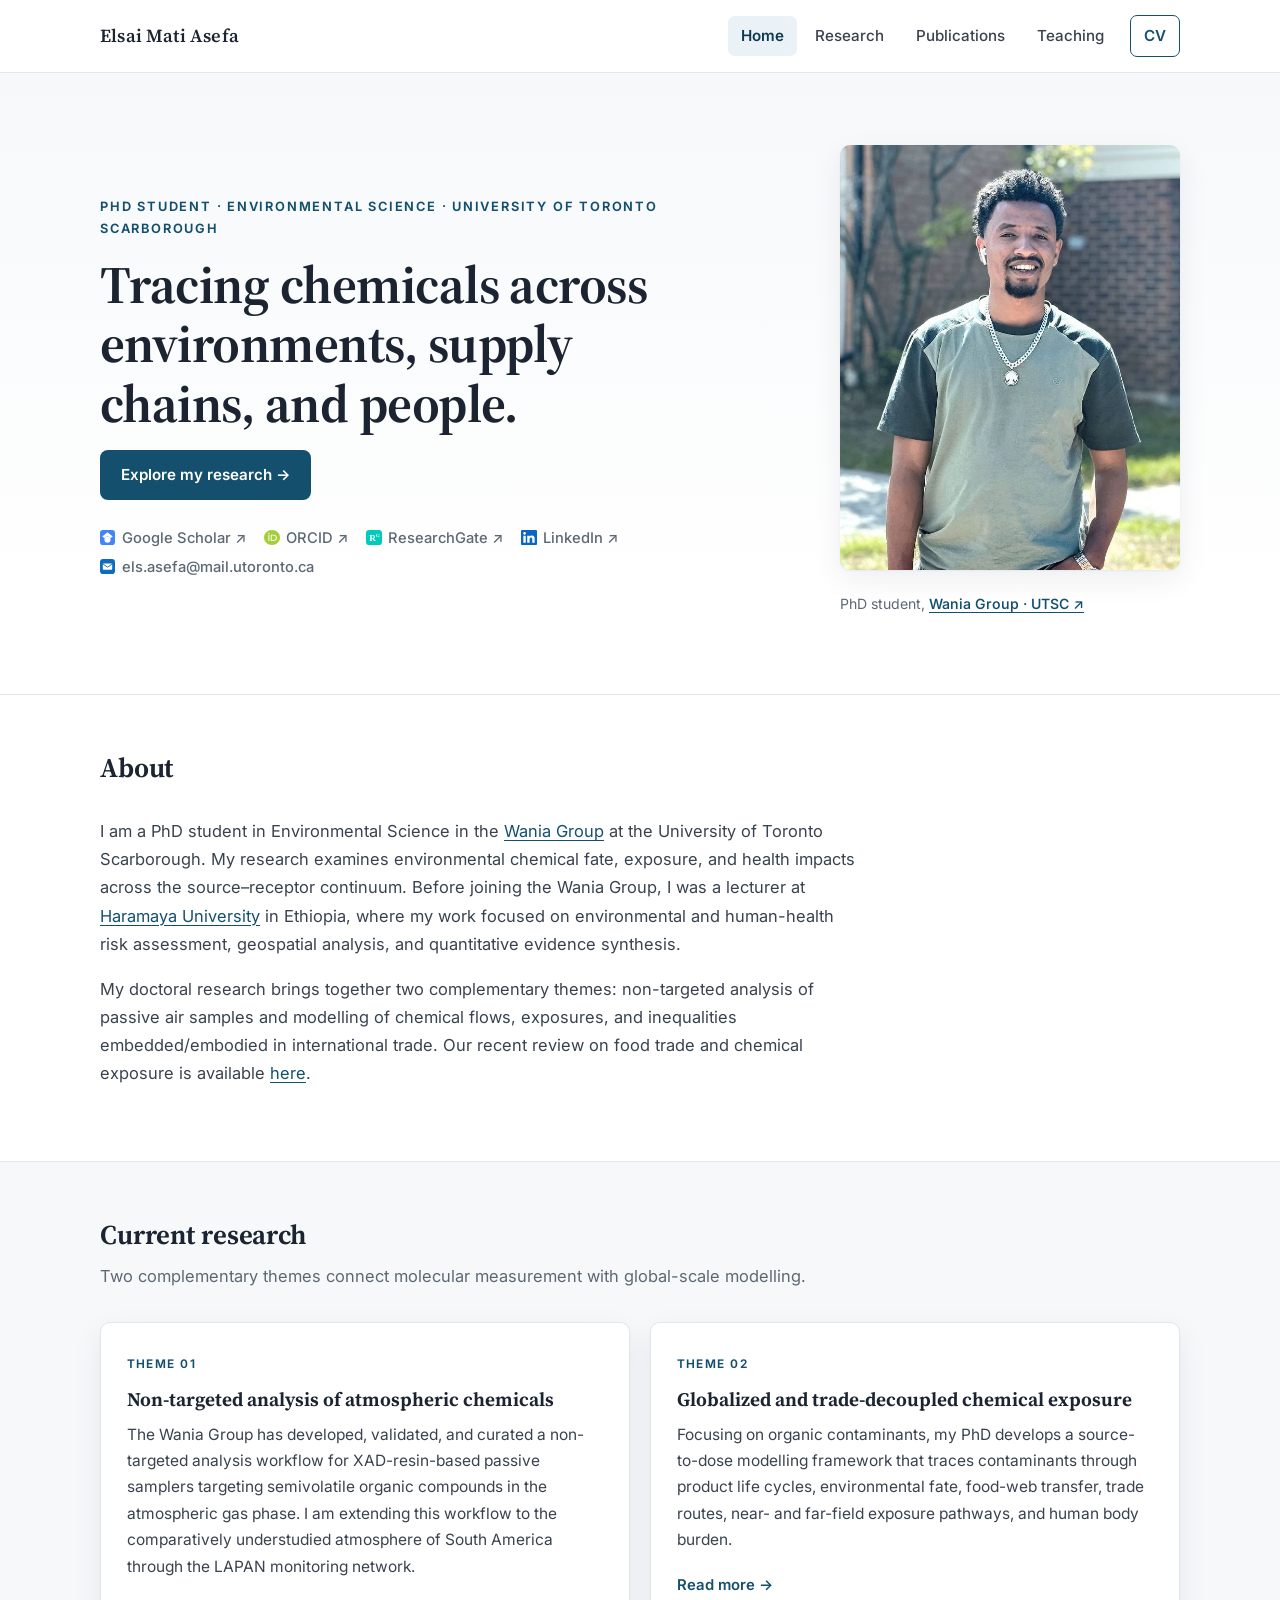
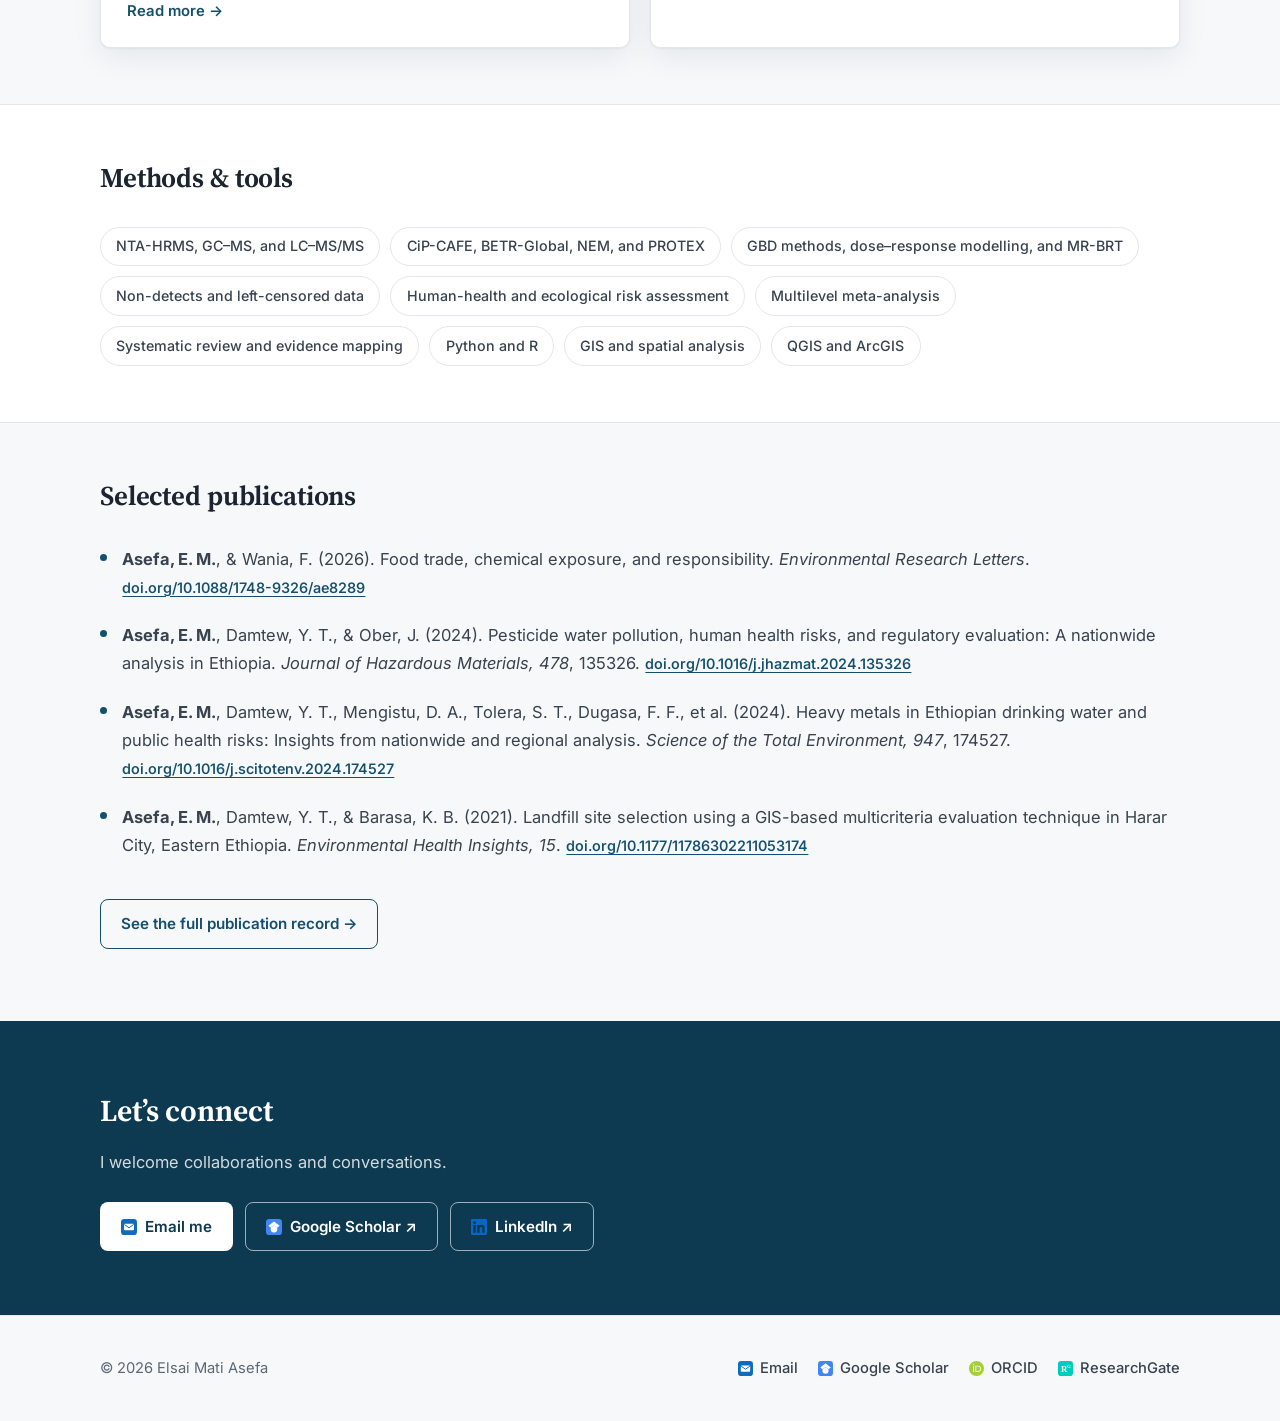
<file: index.html>
<!doctype html>
<html lang="en">
<head>
  <meta charset="utf-8">
  <meta name="viewport" content="width=device-width, initial-scale=1">
  <title>Elsai Mati Asefa | Environmental Science</title>
  <meta name="description" content="PhD student and environmental scientist studying chemical fate, global supply chains, exposure, and public-health risk.">
  <meta name="author" content="Elsai Mati Asefa">
  <meta property="og:title" content="Elsai Mati Asefa">
  <meta property="og:description" content="PhD student and environmental scientist studying chemical fate, global supply chains, exposure, and public-health risk.">
  <meta property="og:type" content="website">
  <meta property="og:image" content="https://aelsai.github.io/assets/portrait_new.jpg">
  <link rel="icon" href="assets/favicon.svg" type="image/svg+xml">
  <link rel="preconnect" href="https://fonts.googleapis.com">
  <link rel="preconnect" href="https://fonts.gstatic.com" crossorigin>
  <link href="https://fonts.googleapis.com/css2?family=Inter:wght@400;500;600;700&family=Source+Serif+4:opsz,wght@8..60,400;8..60,600;8..60,650&display=swap" rel="stylesheet">
  <link rel="stylesheet" href="styles.css">
</head>
<body>
  <a class="skip-link" href="#main">Skip to main content</a>

  <header class="site-header" id="site-header">
    <div class="container nav-shell">
      <a class="brand" href="index.html">Elsai Mati Asefa</a>
      <button class="nav-toggle" aria-label="Toggle navigation" aria-expanded="false" onclick="toggleNav(this)">☰</button>
      <nav class="site-nav" aria-label="Primary navigation">
        <a href="index.html" aria-current="page">Home</a>
        <a href="research.html">Research</a>
        <a href="publications.html">Publications</a>
        <a href="teaching.html">Teaching</a>
        <a class="nav-cv" href="assets/Elsai_Mati_Asefa_CV.pdf" target="_blank" rel="noopener">CV</a>
      </nav>
    </div>
  </header>

  <main id="main">

    <!-- Hero -->
    <section class="hero">
      <div class="container hero-grid">
        <div>
          <p class="eyebrow">PhD Student · Environmental Science · University of Toronto Scarborough</p>
          <h1>Tracing chemicals across environments, supply chains, and people.</h1>
          <div class="hero-actions">
            <a class="btn btn-primary" href="research.html">Explore my research →</a>
          </div>
          <ul class="hero-links">
            <li><a href="https://scholar.google.com/citations?user=Y1YDrd4AAAAJ&amp;hl=en" target="_blank" rel="noopener"><img class="link-icon" src="assets/icons/google-scholar.svg" alt="" aria-hidden="true">Google Scholar ↗</a></li>
            <li><a href="https://orcid.org/0000-0001-7864-8382" target="_blank" rel="noopener"><img class="link-icon" src="assets/icons/orcid.svg" alt="" aria-hidden="true">ORCID ↗</a></li>
            <li><a href="https://www.researchgate.net/profile/Elsai-Mati-Asefa" target="_blank" rel="noopener"><img class="link-icon" src="assets/icons/researchgate.svg" alt="" aria-hidden="true">ResearchGate ↗</a></li>
            <li><a href="https://www.linkedin.com/in/elsai-mati-asefa-94b199252" target="_blank" rel="noopener"><img class="link-icon" src="assets/icons/linkedin.svg" alt="" aria-hidden="true">LinkedIn ↗</a></li>
            <li><a href="mailto:els.asefa@mail.utoronto.ca"><img class="link-icon" src="assets/icons/outlook.svg" alt="" aria-hidden="true">els.asefa@mail.utoronto.ca</a></li>
          </ul>
        </div>
        <div class="portrait-frame">
          <img src="assets/portrait_new.jpg" alt="Portrait of Elsai Mati Asefa">
          <p class="portrait-caption">
            PhD student, <a href="https://www.utsc.utoronto.ca/labs/wania/" target="_blank" rel="noopener">Wania Group · UTSC ↗</a>
          </p>
        </div>
      </div>
    </section>

    <!-- About -->
    <section class="section">
      <div class="container">
        <div class="section-head">
          <h2>About</h2>
        </div>
        <div class="prose">
          <p>
            I am a PhD student in Environmental Science in the
            <a href="https://www.utsc.utoronto.ca/labs/wania/" target="_blank" rel="noopener">Wania Group</a>
            at the University of Toronto Scarborough. My research examines environmental chemical fate,
            exposure, and health impacts across the source–receptor continuum. Before joining the Wania
            Group, I was a lecturer at
            <a href="https://www.haramaya.edu.et" target="_blank" rel="noopener">Haramaya University</a>
            in Ethiopia, where my work focused on environmental and human-health risk assessment,
            geospatial analysis, and quantitative evidence synthesis.
          </p>
          <p>
            My doctoral research brings together two complementary themes: non-targeted analysis of
            passive air samples and modelling of chemical flows, exposures, and inequalities embedded/embodied in
            international trade. Our recent review on food trade and chemical exposure is available
            <a href="https://doi.org/10.1088/1748-9326/ae8289" target="_blank" rel="noopener">here</a>.
          </p>
        </div>
      </div>
    </section>

    <!-- Current research -->
    <section class="section section-tint">
      <div class="container">
        <div class="section-head">
          <h2>Current research</h2>
          <p>Two complementary themes connect molecular measurement with global-scale modelling.</p>
        </div>
        <div class="card-grid">
          <article class="card">
            <span class="card-kicker">Theme 01</span>
            <h3>Non-targeted analysis of atmospheric chemicals</h3>
            <p>
              The Wania Group has developed, validated, and curated a non-targeted analysis workflow for
              XAD-resin-based passive samplers targeting semivolatile organic compounds in the atmospheric
              gas phase. I am extending this workflow to the comparatively understudied atmosphere of
              South America through the LAPAN monitoring network.
            </p>
            <a class="card-link" href="research.html#nta">Read more →</a>
          </article>
          <article class="card">
            <span class="card-kicker">Theme 02</span>
            <h3>Globalized and trade-decoupled chemical exposure</h3>
            <p>
              Focusing on organic contaminants, my PhD develops a source-to-dose modelling framework that
              traces contaminants through product life cycles, environmental fate, food-web transfer,
              trade routes, near- and far-field exposure pathways, and human body burden.
            </p>
            <a class="card-link" href="research.html#trade">Read more →</a>
          </article>
        </div>
      </div>
    </section>

    <!-- Methods -->
    <section class="section">
      <div class="container">
        <div class="section-head">
          <h2>Methods &amp; tools</h2>
        </div>
        <ul class="chip-list">
          <li>NTA-HRMS, GC–MS, and LC–MS/MS</li>
          <li>CiP-CAFE, BETR-Global, NEM, and PROTEX</li>
          <li>GBD methods, dose–response modelling, and MR-BRT</li>
          <li>Non-detects and left-censored data</li>
          <li>Human-health and ecological risk assessment</li>
          <li>Multilevel meta-analysis</li>
          <li>Systematic review and evidence mapping</li>
          <li>Python and R</li>
          <li>GIS and spatial analysis</li>
          <li>QGIS and ArcGIS</li>
        </ul>
      </div>
    </section>

    <!-- Selected publications -->
    <section class="section section-tint">
      <div class="container">
        <div class="section-head">
          <h2>Selected publications</h2>
        </div>
        <ul class="pub-list">
          <li>
            <strong>Asefa, E. M.</strong>, &amp; Wania, F. (2026). Food trade, chemical exposure, and
            responsibility. <span class="pub-venue">Environmental Research Letters</span>.
            <a class="pub-doi" href="https://doi.org/10.1088/1748-9326/ae8289" target="_blank" rel="noopener">doi.org/10.1088/1748-9326/ae8289</a>
          </li>
          <li>
            <strong>Asefa, E. M.</strong>, Damtew, Y. T., &amp; Ober, J. (2024). Pesticide water pollution,
            human health risks, and regulatory evaluation: A nationwide analysis in Ethiopia.
            <span class="pub-venue">Journal of Hazardous Materials, 478</span>, 135326.
            <a class="pub-doi" href="https://doi.org/10.1016/j.jhazmat.2024.135326" target="_blank" rel="noopener">doi.org/10.1016/j.jhazmat.2024.135326</a>
          </li>
          <li>
            <strong>Asefa, E. M.</strong>, Damtew, Y. T., Mengistu, D. A., Tolera, S. T., Dugasa, F. F., et al.
            (2024). Heavy metals in Ethiopian drinking water and public health risks: Insights from nationwide
            and regional analysis. <span class="pub-venue">Science of the Total Environment, 947</span>, 174527.
            <a class="pub-doi" href="https://doi.org/10.1016/j.scitotenv.2024.174527" target="_blank" rel="noopener">doi.org/10.1016/j.scitotenv.2024.174527</a>
          </li>
          <li>
            <strong>Asefa, E. M.</strong>, Damtew, Y. T., &amp; Barasa, K. B. (2021). Landfill site selection
            using a GIS-based multicriteria evaluation technique in Harar City, Eastern Ethiopia.
            <span class="pub-venue">Environmental Health Insights, 15</span>.
            <a class="pub-doi" href="https://doi.org/10.1177/11786302211053174" target="_blank" rel="noopener">doi.org/10.1177/11786302211053174</a>
          </li>
        </ul>
        <p style="margin-top: 1.4rem;">
          <a class="btn btn-outline" href="publications.html">See the full publication record →</a>
        </p>
      </div>
    </section>

    <!-- Contact -->
    <section class="contact-band">
      <div class="container">
        <h2>Let’s connect</h2>
        <p>
          I welcome collaborations and conversations.
        </p>
        <div class="contact-actions">
          <a class="btn btn-light" href="mailto:els.asefa@mail.utoronto.ca"><img class="link-icon" src="assets/icons/outlook.svg" alt="" aria-hidden="true">Email me</a>
          <a class="btn btn-outline" href="https://scholar.google.com/citations?user=Y1YDrd4AAAAJ&amp;hl=en" target="_blank" rel="noopener"><img class="link-icon" src="assets/icons/google-scholar.svg" alt="" aria-hidden="true">Google Scholar ↗</a>
          <a class="btn btn-outline" href="https://www.linkedin.com/in/elsai-mati-asefa-94b199252" target="_blank" rel="noopener"><img class="link-icon" src="assets/icons/linkedin.svg" alt="" aria-hidden="true">LinkedIn ↗</a>
        </div>
      </div>
    </section>

  </main>

  <footer class="site-footer">
    <div class="container footer-shell">
      <div>© <span id="year">2026</span> Elsai Mati Asefa</div>
      <div class="footer-links">
        <a href="mailto:els.asefa@mail.utoronto.ca"><img class="link-icon" src="assets/icons/outlook.svg" alt="" aria-hidden="true">Email</a>
        <a href="https://scholar.google.com/citations?user=Y1YDrd4AAAAJ&amp;hl=en" target="_blank" rel="noopener"><img class="link-icon" src="assets/icons/google-scholar.svg" alt="" aria-hidden="true">Google Scholar</a>
        <a href="https://orcid.org/0000-0001-7864-8382" target="_blank" rel="noopener"><img class="link-icon" src="assets/icons/orcid.svg" alt="" aria-hidden="true">ORCID</a>
        <a href="https://www.researchgate.net/profile/Elsai-Mati-Asefa" target="_blank" rel="noopener"><img class="link-icon" src="assets/icons/researchgate.svg" alt="" aria-hidden="true">ResearchGate</a>
      </div>
    </div>
  </footer>

  <script>
    function toggleNav(btn) {
      var header = document.getElementById('site-header');
      var open = header.classList.toggle('nav-open');
      btn.setAttribute('aria-expanded', open);
    }
    document.getElementById('year').textContent = new Date().getFullYear();
  </script>
</body>
</html>
</file>
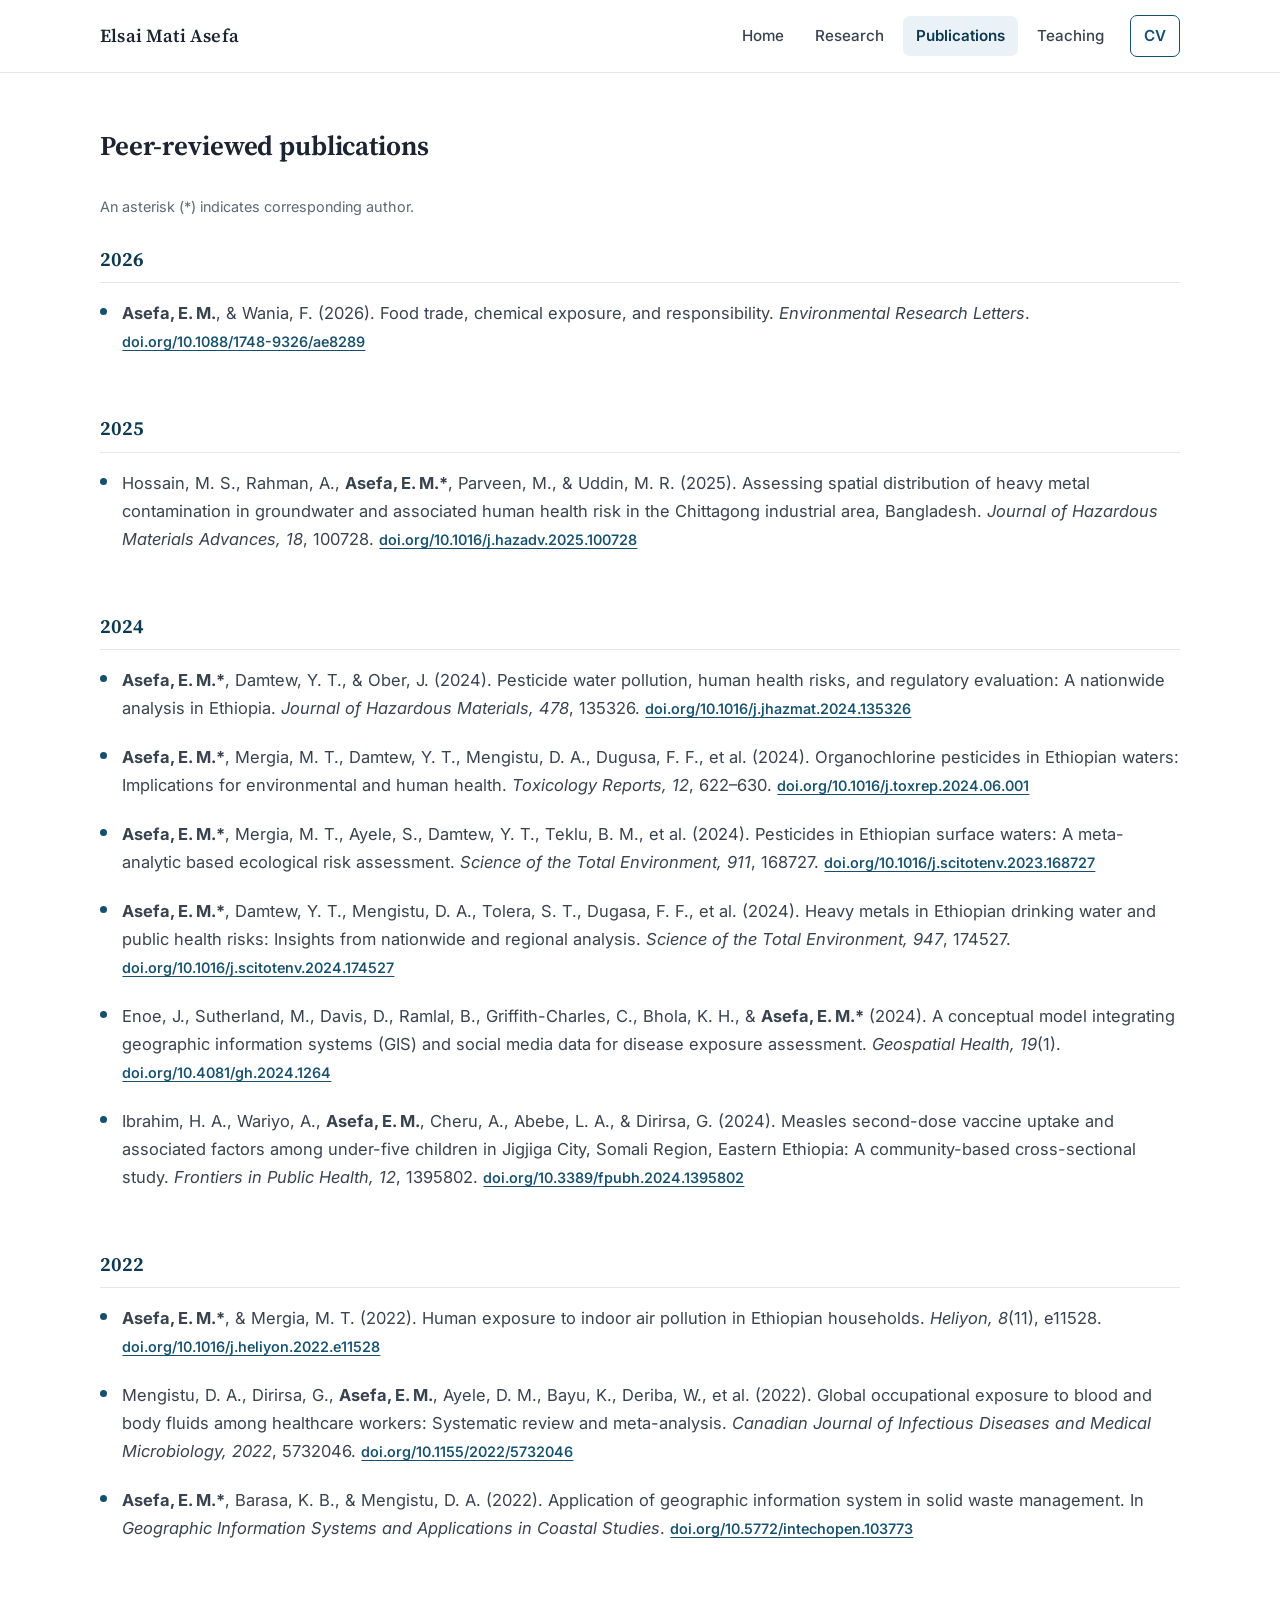
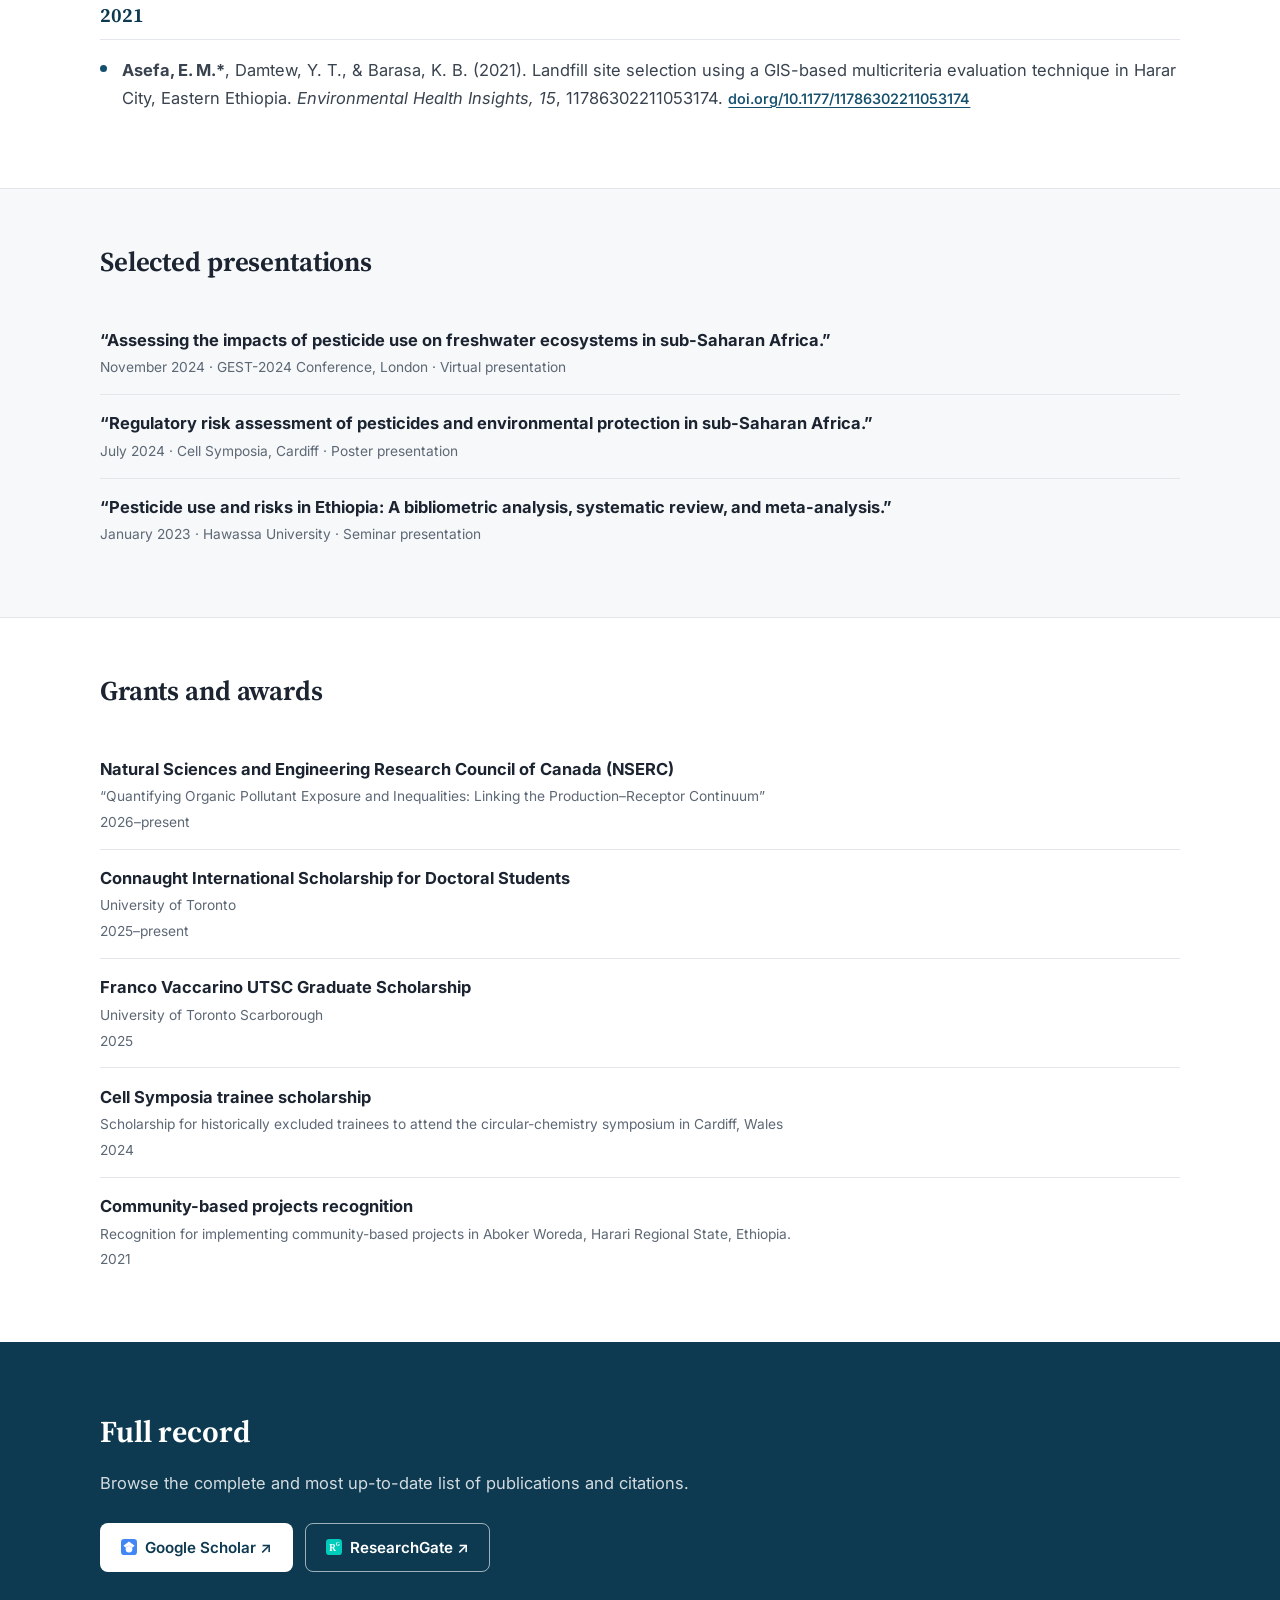
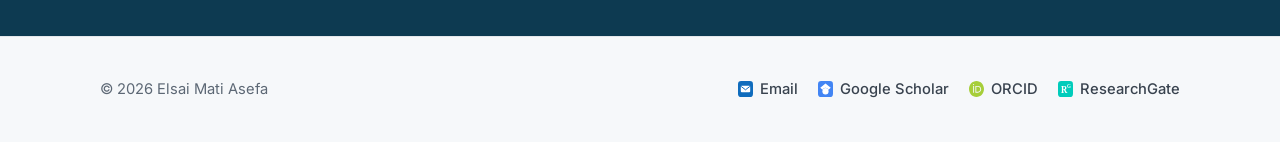
<file: publications.html>
<!doctype html>
<html lang="en">
<head>
  <meta charset="utf-8">
  <meta name="viewport" content="width=device-width, initial-scale=1">
  <title>Publications | Elsai Mati Asefa</title>
  <meta name="description" content="Peer-reviewed publications, presentations, grants, and awards by Elsai Mati Asefa.">
  <meta name="author" content="Elsai Mati Asefa">
  <meta property="og:title" content="Publications">
  <meta property="og:description" content="Peer-reviewed publications, presentations, grants, and awards by Elsai Mati Asefa.">
  <meta property="og:type" content="website">
  <link rel="icon" href="assets/favicon.svg" type="image/svg+xml">
  <link rel="preconnect" href="https://fonts.googleapis.com">
  <link rel="preconnect" href="https://fonts.gstatic.com" crossorigin>
  <link href="https://fonts.googleapis.com/css2?family=Inter:wght@400;500;600;700&family=Source+Serif+4:opsz,wght@8..60,400;8..60,600;8..60,650&display=swap" rel="stylesheet">
  <link rel="stylesheet" href="styles.css">
</head>
<body>
  <a class="skip-link" href="#main">Skip to main content</a>

  <header class="site-header" id="site-header">
    <div class="container nav-shell">
      <a class="brand" href="index.html">Elsai Mati Asefa</a>
      <button class="nav-toggle" aria-label="Toggle navigation" aria-expanded="false" onclick="toggleNav(this)">☰</button>
      <nav class="site-nav" aria-label="Primary navigation">
        <a href="index.html">Home</a>
        <a href="research.html">Research</a>
        <a href="publications.html" aria-current="page">Publications</a>
        <a href="teaching.html">Teaching</a>
        <a class="nav-cv" href="assets/Elsai_Mati_Asefa_CV.pdf" target="_blank" rel="noopener">CV</a>
      </nav>
    </div>
  </header>

  <main id="main">

    <section class="section">
      <div class="container">
        <div class="section-head">
          <h1>Peer-reviewed publications</h1>
        </div>
        <p class="pub-note">An asterisk (*) indicates corresponding author.</p>

        <h3 class="pub-year">2026</h3>
        <ul class="pub-list">
          <li>
            <strong>Asefa, E. M.</strong>, &amp; Wania, F. (2026). Food trade, chemical exposure, and
            responsibility. <span class="pub-venue">Environmental Research Letters</span>.
            <a class="pub-doi" href="https://doi.org/10.1088/1748-9326/ae8289" target="_blank" rel="noopener">doi.org/10.1088/1748-9326/ae8289</a>
          </li>
        </ul>

        <h3 class="pub-year">2025</h3>
        <ul class="pub-list">
          <li>
            Hossain, M. S., Rahman, A., <strong>Asefa, E. M.*</strong>, Parveen, M., &amp; Uddin, M. R.
            (2025). Assessing spatial distribution of heavy metal contamination in groundwater and associated
            human health risk in the Chittagong industrial area, Bangladesh.
            <span class="pub-venue">Journal of Hazardous Materials Advances, 18</span>, 100728.
            <a class="pub-doi" href="https://doi.org/10.1016/j.hazadv.2025.100728" target="_blank" rel="noopener">doi.org/10.1016/j.hazadv.2025.100728</a>
          </li>
        </ul>

        <h3 class="pub-year">2024</h3>
        <ul class="pub-list">
          <li>
            <strong>Asefa, E. M.*</strong>, Damtew, Y. T., &amp; Ober, J. (2024). Pesticide water pollution,
            human health risks, and regulatory evaluation: A nationwide analysis in Ethiopia.
            <span class="pub-venue">Journal of Hazardous Materials, 478</span>, 135326.
            <a class="pub-doi" href="https://doi.org/10.1016/j.jhazmat.2024.135326" target="_blank" rel="noopener">doi.org/10.1016/j.jhazmat.2024.135326</a>
          </li>
          <li>
            <strong>Asefa, E. M.*</strong>, Mergia, M. T., Damtew, Y. T., Mengistu, D. A., Dugusa, F. F., et al.
            (2024). Organochlorine pesticides in Ethiopian waters: Implications for environmental and human
            health. <span class="pub-venue">Toxicology Reports, 12</span>, 622–630.
            <a class="pub-doi" href="https://doi.org/10.1016/j.toxrep.2024.06.001" target="_blank" rel="noopener">doi.org/10.1016/j.toxrep.2024.06.001</a>
          </li>
          <li>
            <strong>Asefa, E. M.*</strong>, Mergia, M. T., Ayele, S., Damtew, Y. T., Teklu, B. M., et al.
            (2024). Pesticides in Ethiopian surface waters: A meta-analytic based ecological risk assessment.
            <span class="pub-venue">Science of the Total Environment, 911</span>, 168727.
            <a class="pub-doi" href="https://doi.org/10.1016/j.scitotenv.2023.168727" target="_blank" rel="noopener">doi.org/10.1016/j.scitotenv.2023.168727</a>
          </li>
          <li>
            <strong>Asefa, E. M.*</strong>, Damtew, Y. T., Mengistu, D. A., Tolera, S. T., Dugasa, F. F., et al.
            (2024). Heavy metals in Ethiopian drinking water and public health risks: Insights from nationwide
            and regional analysis. <span class="pub-venue">Science of the Total Environment, 947</span>, 174527.
            <a class="pub-doi" href="https://doi.org/10.1016/j.scitotenv.2024.174527" target="_blank" rel="noopener">doi.org/10.1016/j.scitotenv.2024.174527</a>
          </li>
          <li>
            Enoe, J., Sutherland, M., Davis, D., Ramlal, B., Griffith-Charles, C., Bhola, K. H., &amp;
            <strong>Asefa, E. M.*</strong> (2024). A conceptual model integrating geographic information
            systems (GIS) and social media data for disease exposure assessment.
            <span class="pub-venue">Geospatial Health, 19</span>(1).
            <a class="pub-doi" href="https://doi.org/10.4081/gh.2024.1264" target="_blank" rel="noopener">doi.org/10.4081/gh.2024.1264</a>
          </li>
          <li>
            Ibrahim, H. A., Wariyo, A., <strong>Asefa, E. M.</strong>, Cheru, A., Abebe, L. A., &amp; Dirirsa,
            G. (2024). Measles second-dose vaccine uptake and associated factors among under-five children in
            Jigjiga City, Somali Region, Eastern Ethiopia: A community-based cross-sectional study.
            <span class="pub-venue">Frontiers in Public Health, 12</span>, 1395802.
            <a class="pub-doi" href="https://doi.org/10.3389/fpubh.2024.1395802" target="_blank" rel="noopener">doi.org/10.3389/fpubh.2024.1395802</a>
          </li>
        </ul>

        <h3 class="pub-year">2022</h3>
        <ul class="pub-list">
          <li>
            <strong>Asefa, E. M.*</strong>, &amp; Mergia, M. T. (2022). Human exposure to indoor air pollution
            in Ethiopian households. <span class="pub-venue">Heliyon, 8</span>(11), e11528.
            <a class="pub-doi" href="https://doi.org/10.1016/j.heliyon.2022.e11528" target="_blank" rel="noopener">doi.org/10.1016/j.heliyon.2022.e11528</a>
          </li>
          <li>
            Mengistu, D. A., Dirirsa, G., <strong>Asefa, E. M.</strong>, Ayele, D. M., Bayu, K., Deriba, W.,
            et al. (2022). Global occupational exposure to blood and body fluids among healthcare workers:
            Systematic review and meta-analysis.
            <span class="pub-venue">Canadian Journal of Infectious Diseases and Medical Microbiology, 2022</span>, 5732046.
            <a class="pub-doi" href="https://doi.org/10.1155/2022/5732046" target="_blank" rel="noopener">doi.org/10.1155/2022/5732046</a>
          </li>
          <li>
            <strong>Asefa, E. M.*</strong>, Barasa, K. B., &amp; Mengistu, D. A. (2022). Application of
            geographic information system in solid waste management. In
            <span class="pub-venue">Geographic Information Systems and Applications in Coastal Studies</span>.
            <a class="pub-doi" href="https://doi.org/10.5772/intechopen.103773" target="_blank" rel="noopener">doi.org/10.5772/intechopen.103773</a>
          </li>
        </ul>

        <h3 class="pub-year">2021</h3>
        <ul class="pub-list">
          <li>
            <strong>Asefa, E. M.*</strong>, Damtew, Y. T., &amp; Barasa, K. B. (2021). Landfill site selection
            using a GIS-based multicriteria evaluation technique in Harar City, Eastern Ethiopia.
            <span class="pub-venue">Environmental Health Insights, 15</span>, 11786302211053174.
            <a class="pub-doi" href="https://doi.org/10.1177/11786302211053174" target="_blank" rel="noopener">doi.org/10.1177/11786302211053174</a>
          </li>
        </ul>
      </div>
    </section>

    <section class="section section-tint">
      <div class="container">
        <div class="section-head">
          <h2>Selected presentations</h2>
        </div>
        <ul class="item-list">
          <li>
            <strong>“Assessing the impacts of pesticide use on freshwater ecosystems in sub-Saharan Africa.”</strong>
            <span class="item-meta">November 2024 · GEST-2024 Conference, London · Virtual presentation</span>
          </li>
          <li>
            <strong>“Regulatory risk assessment of pesticides and environmental protection in sub-Saharan Africa.”</strong>
            <span class="item-meta">July 2024 · Cell Symposia, Cardiff · Poster presentation</span>
          </li>
          <li>
            <strong>“Pesticide use and risks in Ethiopia: A bibliometric analysis, systematic review, and meta-analysis.”</strong>
            <span class="item-meta">January 2023 · Hawassa University · Seminar presentation</span>
          </li>
        </ul>
      </div>
    </section>

    <section class="section">
      <div class="container">
        <div class="section-head">
          <h2>Grants and awards</h2>
        </div>
        <ul class="item-list">
          <li>
            <strong>Natural Sciences and Engineering Research Council of Canada (NSERC)</strong> 
            <span class="item-meta">“Quantifying Organic Pollutant Exposure and Inequalities: Linking the Production–Receptor Continuum” </span>
            <span class="item-meta">2026–present </span>
          </li>
          <li>
            <strong>Connaught International Scholarship for Doctoral Students</strong>
            <span class="item-meta">University of Toronto</span>
            <span class="item-meta">2025–present</span>
          </li>
          <li>
            <strong>Franco Vaccarino UTSC Graduate Scholarship</strong>
            <span class="item-meta">University of Toronto Scarborough</span>
            <span class="item-meta">2025</span>
          </li>
          <li>
            <strong>Cell Symposia trainee scholarship</strong>
            <span class="item-meta">Scholarship for historically excluded trainees
            to attend the circular-chemistry symposium in Cardiff, Wales</span>
            <span class="item-meta">2024</span>
          </li>
          <li>
            <strong>Community-based projects recognition</strong>
            <span class="item-meta">Recognition for implementing community-based
            projects in Aboker Woreda, Harari Regional State, Ethiopia.
            <span class="item-meta">2021</span>
          </li>
        </ul>
      </div>
    </section>

    <section class="contact-band">
      <div class="container">
        <h2>Full record</h2>
        <p>Browse the complete and most up-to-date list of publications and citations.</p>
        <div class="contact-actions">
          <a class="btn btn-light" href="https://scholar.google.com/citations?user=Y1YDrd4AAAAJ&amp;hl=en" target="_blank" rel="noopener"><img class="link-icon" src="assets/icons/google-scholar.svg" alt="" aria-hidden="true">Google Scholar ↗</a>
          <a class="btn btn-outline" href="https://www.researchgate.net/profile/Elsai-Mati-Asefa" target="_blank" rel="noopener"><img class="link-icon" src="assets/icons/researchgate.svg" alt="" aria-hidden="true">ResearchGate ↗</a>
        </div>
      </div>
    </section>

  </main>

  <footer class="site-footer">
    <div class="container footer-shell">
      <div>© <span id="year">2026</span> Elsai Mati Asefa</div>
      <div class="footer-links">
        <a href="mailto:els.asefa@mail.utoronto.ca"><img class="link-icon" src="assets/icons/outlook.svg" alt="" aria-hidden="true">Email</a>
        <a href="https://scholar.google.com/citations?user=Y1YDrd4AAAAJ&amp;hl=en" target="_blank" rel="noopener"><img class="link-icon" src="assets/icons/google-scholar.svg" alt="" aria-hidden="true">Google Scholar</a>
        <a href="https://orcid.org/0000-0001-7864-8382" target="_blank" rel="noopener"><img class="link-icon" src="assets/icons/orcid.svg" alt="" aria-hidden="true">ORCID</a>
        <a href="https://www.researchgate.net/profile/Elsai-Mati-Asefa" target="_blank" rel="noopener"><img class="link-icon" src="assets/icons/researchgate.svg" alt="" aria-hidden="true">ResearchGate</a>
      </div>
    </div>
  </footer>

  <script>
    function toggleNav(btn) {
      var header = document.getElementById('site-header');
      var open = header.classList.toggle('nav-open');
      btn.setAttribute('aria-expanded', open);
    }
    document.getElementById('year').textContent = new Date().getFullYear();
  </script>
</body>
</html>
</file>
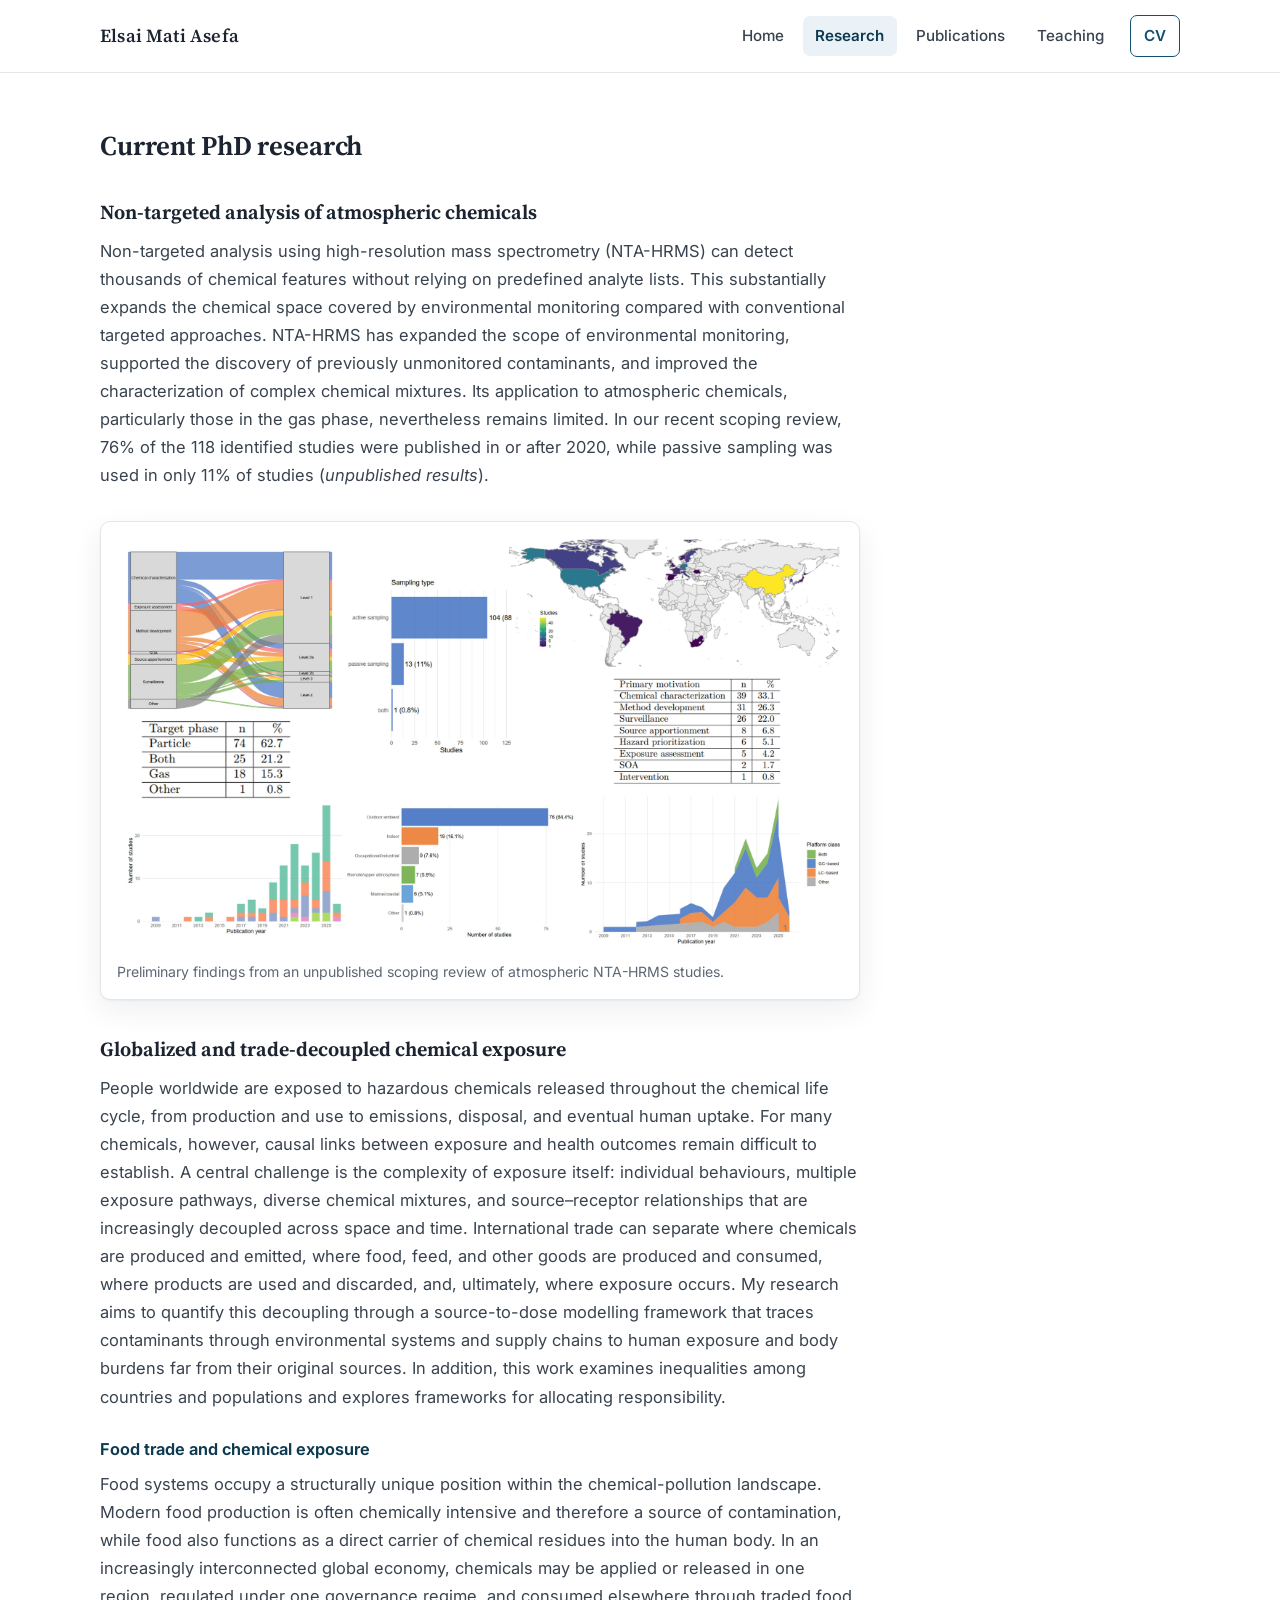
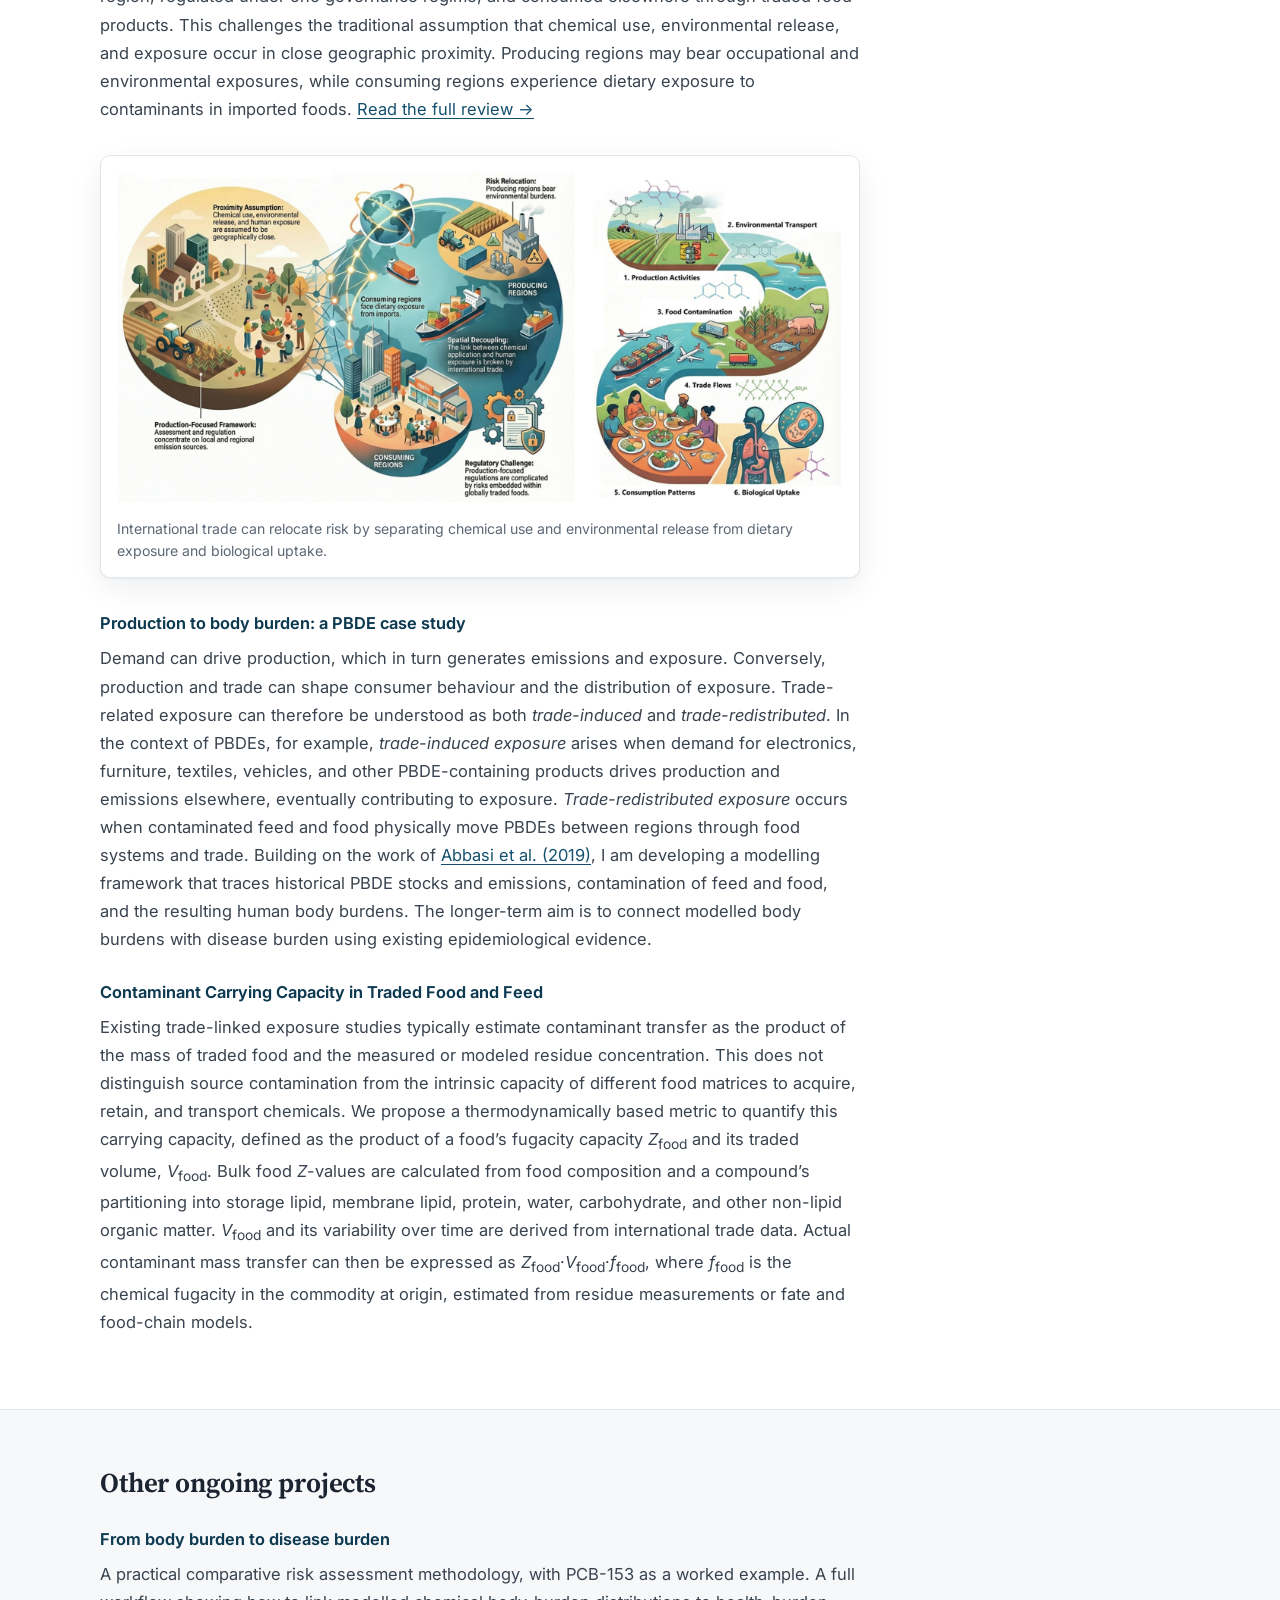
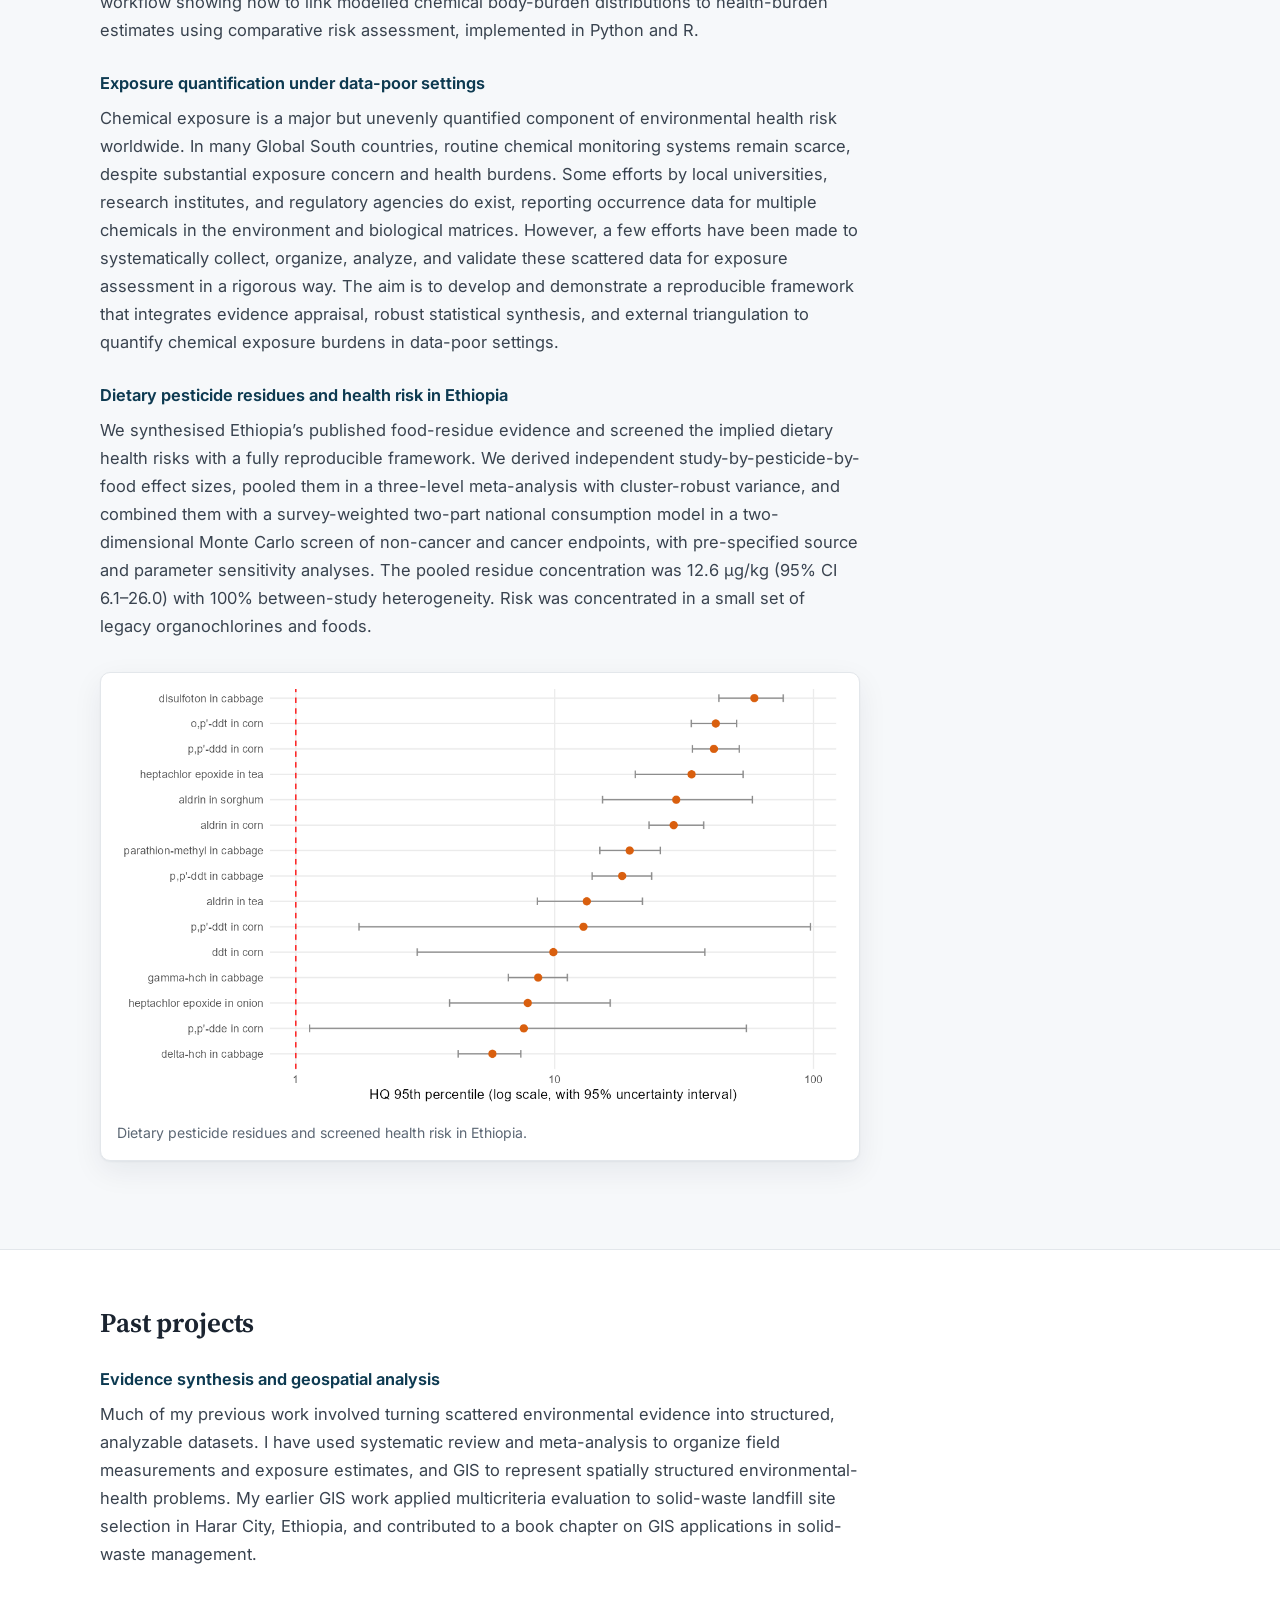
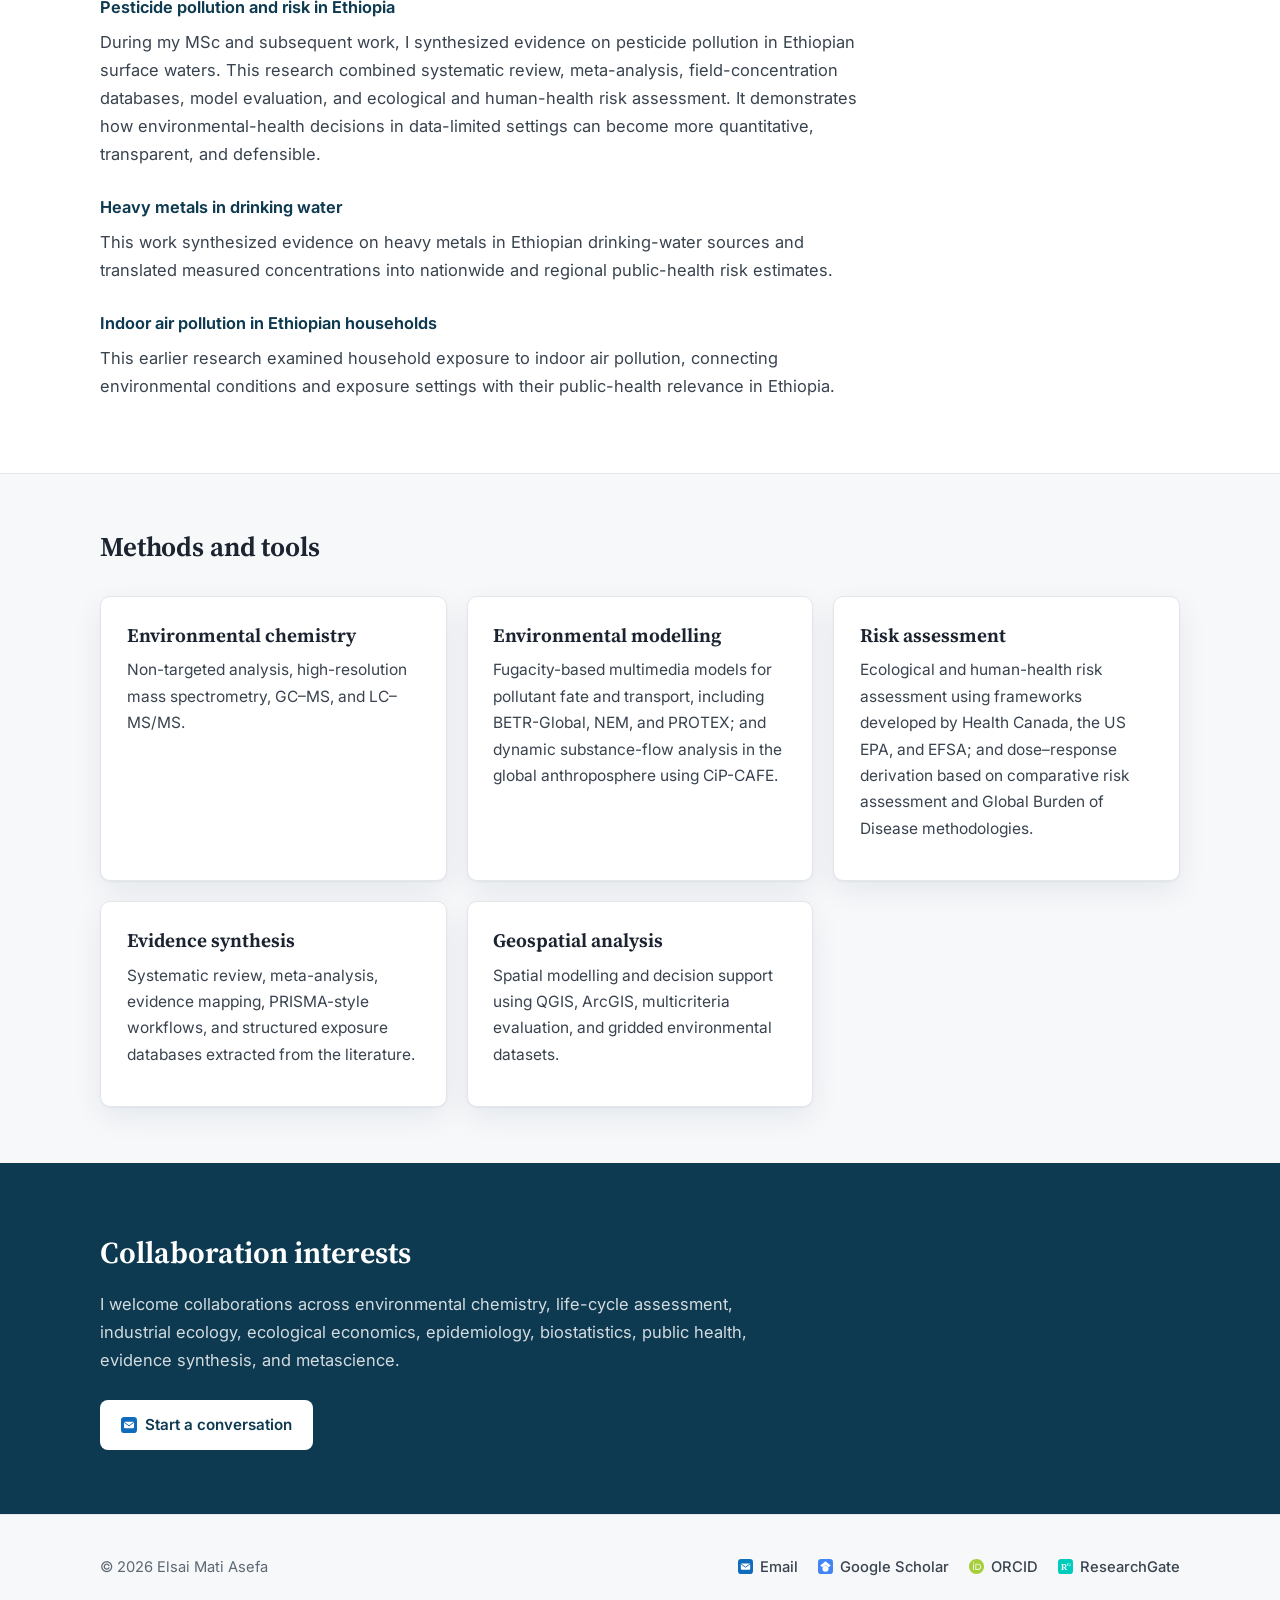
<file: research.html>
<!doctype html>
<html lang="en">
<head>
  <meta charset="utf-8">
  <meta name="viewport" content="width=device-width, initial-scale=1">
  <title>Research | Elsai Mati Asefa</title>
  <meta name="description" content="Research on non-targeted analysis, global chemical flows, trade-linked exposure, environmental modelling, and public-health risk.">
  <meta name="author" content="Elsai Mati Asefa">
  <meta property="og:title" content="Research">
  <meta property="og:description" content="Research on non-targeted analysis, global chemical flows, trade-linked exposure, environmental modelling, and public-health risk.">
  <meta property="og:type" content="website">
  <link rel="icon" href="assets/favicon.svg" type="image/svg+xml">
  <link rel="preconnect" href="https://fonts.googleapis.com">
  <link rel="preconnect" href="https://fonts.gstatic.com" crossorigin>
  <link href="https://fonts.googleapis.com/css2?family=Inter:wght@400;500;600;700&family=Source+Serif+4:opsz,wght@8..60,400;8..60,600;8..60,650&display=swap" rel="stylesheet">
  <link rel="stylesheet" href="styles.css">
</head>
<body>
  <a class="skip-link" href="#main">Skip to main content</a>

  <header class="site-header" id="site-header">
    <div class="container nav-shell">
      <a class="brand" href="index.html">Elsai Mati Asefa</a>
      <button class="nav-toggle" aria-label="Toggle navigation" aria-expanded="false" onclick="toggleNav(this)">☰</button>
      <nav class="site-nav" aria-label="Primary navigation">
        <a href="index.html">Home</a>
        <a href="research.html" aria-current="page">Research</a>
        <a href="publications.html">Publications</a>
        <a href="teaching.html">Teaching</a>
        <a class="nav-cv" href="assets/Elsai_Mati_Asefa_CV.pdf" target="_blank" rel="noopener">CV</a>
      </nav>
    </div>
  </header>

  <main id="main">

    <section class="section">
      <div class="container">
        <div class="prose">
          <h1>Current PhD research</h1>

          <h3 id="nta">Non-targeted analysis of atmospheric chemicals</h3>
          <p>
            Non-targeted analysis using high-resolution mass spectrometry (NTA-HRMS) can detect thousands of
            chemical features without relying on predefined analyte lists. This substantially expands the
            chemical space covered by environmental monitoring compared with conventional targeted approaches.
            NTA-HRMS has expanded the scope of environmental monitoring, supported the discovery of previously
            unmonitored contaminants, and improved the characterization of complex chemical mixtures. Its
            application to atmospheric chemicals, particularly those in the gas phase, nevertheless remains
            limited. In our recent scoping review, 76% of the 118 identified studies were published in or after
            2020, while passive sampling was used in only 11% of studies (<em>unpublished results</em>).
          </p>
          <figure>
            <a href="assets/figure-1-atmospheric-nta.jpg" target="_blank" rel="noopener">
              <img src="assets/figure-1-atmospheric-nta.jpg" alt="Summary of atmospheric NTA-HRMS studies, including study purpose, sampling type, geography, target phase, publication year, sampling environment, and analytical platform.">
            </a>
            <figcaption>
              Preliminary findings from an unpublished scoping review of atmospheric NTA-HRMS studies.
            </figcaption>
          </figure>

          <h3 id="trade">Globalized and trade-decoupled chemical exposure</h3>
          <p>
            People worldwide are exposed to hazardous chemicals released throughout the chemical life cycle,
            from production and use to emissions, disposal, and eventual human uptake. For many chemicals,
            however, causal links between exposure and health outcomes remain difficult to establish. A central
            challenge is the complexity of exposure itself: individual behaviours, multiple exposure pathways,
            diverse chemical mixtures, and source–receptor relationships that are increasingly decoupled across
            space and time. International trade can separate where chemicals are produced and emitted, where
            food, feed, and other goods are produced and consumed, where products are used and discarded, and,
            ultimately, where exposure occurs. My research aims to quantify this decoupling through a
            source-to-dose modelling framework that traces contaminants through environmental systems and
            supply chains to human exposure and body burdens far from their original sources. In addition, this
            work examines inequalities among countries and populations and explores frameworks for allocating
            responsibility.
          </p>

          <h4>Food trade and chemical exposure</h4>
          <p>
            Food systems occupy a structurally unique position within the chemical-pollution landscape. Modern
            food production is often chemically intensive and therefore a source of contamination, while food
            also functions as a direct carrier of chemical residues into the human body. In an increasingly
            interconnected global economy, chemicals may be applied or released in one region, regulated under
            one governance regime, and consumed elsewhere through traded food products. This challenges the
            traditional assumption that chemical use, environmental release, and exposure occur in close
            geographic proximity. Producing regions may bear occupational and environmental exposures, while
            consuming regions experience dietary exposure to contaminants in imported foods.
            <a href="https://doi.org/10.1088/1748-9326/ae8289" target="_blank" rel="noopener">Read the full review →</a>
          </p>
          <figure>
            <a href="assets/figure-3-food-trade.jpg" target="_blank" rel="noopener">
              <img src="assets/figure-3-food-trade.jpg" alt="Illustration of how international food trade can separate chemical production and environmental release from dietary exposure and biological uptake.">
            </a>
            <figcaption>
              International trade can relocate risk by separating chemical use and environmental release from
              dietary exposure and biological uptake.
            </figcaption>
          </figure>

          <h4>Production to body burden: a PBDE case study</h4>
          <p>
            Demand can drive production, which in turn generates emissions and exposure. Conversely, production
            and trade can shape consumer behaviour and the distribution of exposure. Trade-related exposure can
            therefore be understood as both <em>trade-induced</em> and <em>trade-redistributed</em>. In the
            context of PBDEs, for example, <em>trade-induced exposure</em> arises when demand for electronics,
            furniture, textiles, vehicles, and other PBDE-containing products drives production and emissions
            elsewhere, eventually contributing to exposure. <em>Trade-redistributed exposure</em> occurs when
            contaminated feed and food physically move PBDEs between regions through food systems and trade.
            Building on the work of
            <a href="https://doi.org/10.1021/acs.est.8b07032" target="_blank" rel="noopener">Abbasi et al. (2019)</a>,
            I am developing a modelling framework that traces historical PBDE stocks and emissions, contamination
            of feed and food, and the resulting human body burdens. The longer-term aim is to connect modelled
            body burdens with disease burden using existing epidemiological evidence.
          </p>

          <h4>Contaminant Carrying Capacity in Traded Food and Feed</h4>
          <p>
          Existing trade-linked exposure studies typically estimate contaminant transfer as the product of the mass of traded food and the measured or modeled residue concentration. This does not distinguish source contamination from the intrinsic capacity of different food matrices to acquire, retain, and transport chemicals. We propose a thermodynamically based metric to quantify this carrying capacity, defined as the product of a food’s fugacity capacity <i>Z</i><sub>food</sub> and its traded volume, <i>V</i><sub>food</sub>. Bulk food <i>Z</i>-values are calculated from food composition and a compound’s partitioning into storage lipid, membrane lipid, protein, water, carbohydrate, and other non-lipid organic matter. <i>V</i><sub>food</sub> and its variability over time are derived from international trade data. Actual contaminant mass transfer can then be expressed as <i>Z</i><sub>food</sub>&middot;<i>V</i><sub>food</sub>&middot;<i>f</i><sub>food</sub>, where <i>f</i><sub>food</sub> is the chemical fugacity in the commodity at origin, estimated from residue measurements or fate and food-chain models.
          </p>
        </div>
      </div>
    </section>

    <section class="section section-tint">
      <div class="container">
        <div class="prose">
          <h2>Other ongoing projects</h2>

          <h4>From body burden to disease burden</h4>
          <p>
            A practical comparative risk assessment methodology, with PCB-153 as a worked example. A full
            workflow showing how to link modelled chemical body-burden distributions to
            health-burden estimates using comparative risk assessment, implemented in Python and R.
          </p>

          <h4>Exposure quantification under data-poor settings</h4>
          <p>
            Chemical exposure is a major but unevenly quantified component of environmental health risk
            worldwide. In many Global South countries, routine chemical monitoring systems remain scarce,
            despite substantial exposure concern and health burdens. Some efforts by local universities,
            research institutes, and regulatory agencies do exist, reporting occurrence data for multiple
            chemicals in the environment and biological matrices. However, a few efforts have been made to
            systematically collect, organize, analyze, and validate these scattered data for exposure
            assessment in a rigorous way. The aim is to develop and demonstrate a reproducible framework that
            integrates evidence appraisal, robust statistical synthesis, and external triangulation to quantify
            chemical exposure burdens in data-poor settings.
          </p>

          <h4>Dietary pesticide residues and health risk in Ethiopia</h4>
          <p>
            We synthesised Ethiopia’s published food-residue evidence and screened the implied dietary health
            risks with a fully reproducible framework. We derived independent study-by-pesticide-by-food effect
            sizes, pooled them in a three-level meta-analysis with cluster-robust variance, and combined them
            with a survey-weighted two-part national consumption model in a two-dimensional Monte Carlo screen
            of non-cancer and cancer endpoints, with pre-specified source and parameter sensitivity analyses.
            The pooled residue concentration was 12.6 µg/kg (95% CI 6.1–26.0) with 100% between-study
            heterogeneity. Risk was concentrated in a small set of legacy organochlorines and foods.
          </p>
          <figure>
            <a href="assets/Figure-4-ethiopia.png" target="_blank" rel="noopener">
              <img src="assets/Figure-4-ethiopia.png" alt="Dietary pesticide residues and health risk in Ethiopia.">
            </a>
            <figcaption>Dietary pesticide residues and screened health risk in Ethiopia.</figcaption>
          </figure>
        </div>
      </div>
    </section>

    <section class="section">
      <div class="container">
        <div class="prose">
          <h2>Past projects</h2>

          <h4>Evidence synthesis and geospatial analysis</h4>
          <p>
            Much of my previous work involved turning scattered environmental evidence into structured,
            analyzable datasets. I have used systematic review and meta-analysis to organize field measurements
            and exposure estimates, and GIS to represent spatially structured environmental-health problems. My
            earlier GIS work applied multicriteria evaluation to solid-waste landfill site selection in Harar
            City, Ethiopia, and contributed to a book chapter on GIS applications in solid-waste management.
          </p>

          <h4>Pesticide pollution and risk in Ethiopia</h4>
          <p>
            During my MSc and subsequent work, I synthesized evidence on pesticide pollution in Ethiopian
            surface waters. This research combined systematic review, meta-analysis, field-concentration
            databases, model evaluation, and ecological and human-health risk assessment. It demonstrates how
            environmental-health decisions in data-limited settings can become more quantitative, transparent,
            and defensible.
          </p>

          <h4>Heavy metals in drinking water</h4>
          <p>
            This work synthesized evidence on heavy metals in Ethiopian drinking-water sources and translated
            measured concentrations into nationwide and regional public-health risk estimates.
          </p>

          <h4>Indoor air pollution in Ethiopian households</h4>
          <p>
            This earlier research examined household exposure to indoor air pollution, connecting environmental
            conditions and exposure settings with their public-health relevance in Ethiopia.
          </p>
        </div>
      </div>
    </section>

    <section class="section section-tint">
      <div class="container">
        <div class="section-head">
          <h2>Methods and tools</h2>
        </div>
        <div class="card-grid">
          <article class="card">
            <h3>Environmental chemistry</h3>
            <p>Non-targeted analysis, high-resolution mass spectrometry, GC–MS, and LC–MS/MS.</p>
          </article>
          <article class="card">
            <h3>Environmental modelling</h3>
            <p>
              Fugacity-based multimedia models for pollutant fate and transport, including BETR-Global, NEM,
              and PROTEX; and dynamic substance-flow analysis in the global anthroposphere using CiP-CAFE.
            </p>
          </article>
          <article class="card">
            <h3>Risk assessment</h3>
            <p>
              Ecological and human-health risk assessment using frameworks developed by Health Canada, the US
              EPA, and EFSA; and dose–response derivation based on comparative risk assessment and Global
              Burden of Disease methodologies.
            </p>
          </article>
          <article class="card">
            <h3>Evidence synthesis</h3>
            <p>
              Systematic review, meta-analysis, evidence mapping, PRISMA-style workflows, and structured
              exposure databases extracted from the literature.
            </p>
          </article>
          <article class="card">
            <h3>Geospatial analysis</h3>
            <p>
              Spatial modelling and decision support using QGIS, ArcGIS, multicriteria evaluation, and gridded
              environmental datasets.
            </p>
          </article>
        </div>
      </div>
    </section>

    <section class="contact-band">
      <div class="container">
        <h2>Collaboration interests</h2>
        <p>
          I welcome collaborations across environmental chemistry, life-cycle assessment, industrial ecology, ecological economics,
          epidemiology, biostatistics, public health, evidence synthesis, and metascience.
        </p>
        <div class="contact-actions">
          <a class="btn btn-light" href="mailto:els.asefa@mail.utoronto.ca"><img class="link-icon" src="assets/icons/outlook.svg" alt="" aria-hidden="true">Start a conversation</a>
        </div>
      </div>
    </section>

  </main>

  <footer class="site-footer">
    <div class="container footer-shell">
      <div>© <span id="year">2026</span> Elsai Mati Asefa</div>
      <div class="footer-links">
        <a href="mailto:els.asefa@mail.utoronto.ca"><img class="link-icon" src="assets/icons/outlook.svg" alt="" aria-hidden="true">Email</a>
        <a href="https://scholar.google.com/citations?user=Y1YDrd4AAAAJ&amp;hl=en" target="_blank" rel="noopener"><img class="link-icon" src="assets/icons/google-scholar.svg" alt="" aria-hidden="true">Google Scholar</a>
        <a href="https://orcid.org/0000-0001-7864-8382" target="_blank" rel="noopener"><img class="link-icon" src="assets/icons/orcid.svg" alt="" aria-hidden="true">ORCID</a>
        <a href="https://www.researchgate.net/profile/Elsai-Mati-Asefa" target="_blank" rel="noopener"><img class="link-icon" src="assets/icons/researchgate.svg" alt="" aria-hidden="true">ResearchGate</a>
      </div>
    </div>
  </footer>

  <script>
    function toggleNav(btn) {
      var header = document.getElementById('site-header');
      var open = header.classList.toggle('nav-open');
      btn.setAttribute('aria-expanded', open);
    }
    document.getElementById('year').textContent = new Date().getFullYear();
  </script>
</body>
</html>
</file>
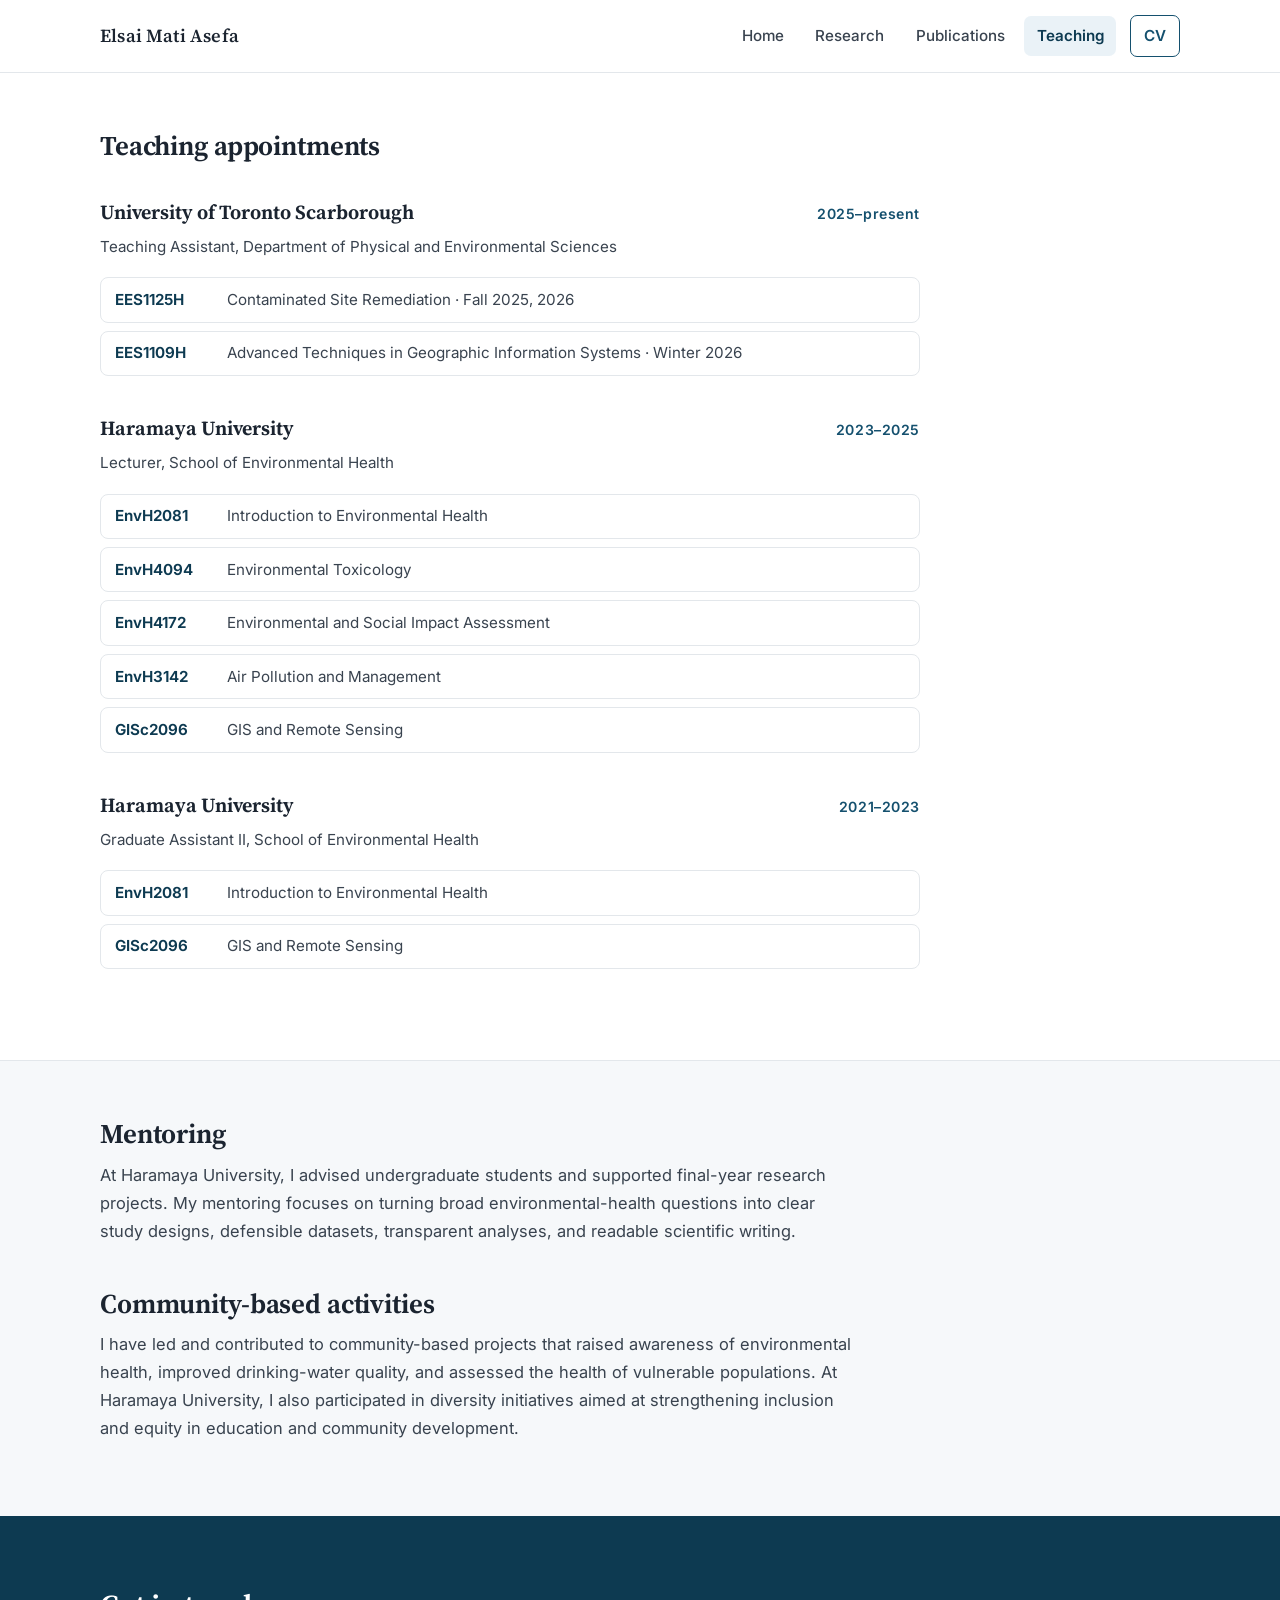
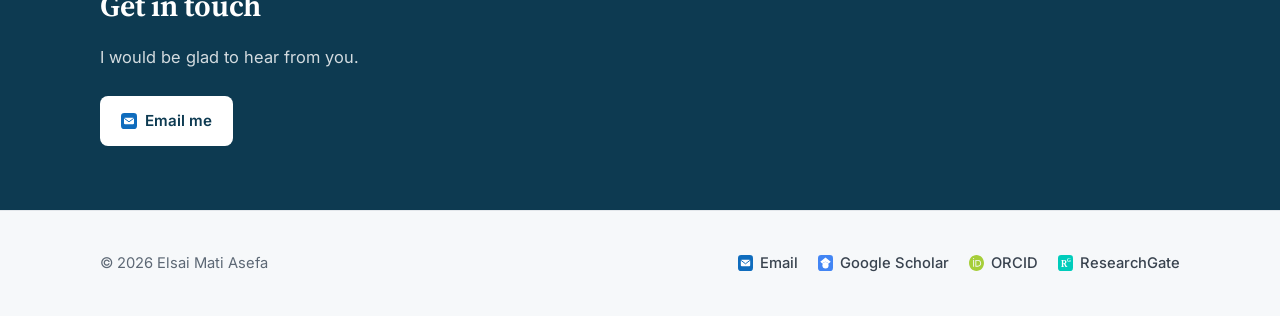
<file: teaching.html>
<!doctype html>
<html lang="en">
<head>
  <meta charset="utf-8">
  <meta name="viewport" content="width=device-width, initial-scale=1">
  <title>Teaching | Elsai Mati Asefa</title>
  <meta name="description" content="Teaching, mentoring, and community engagement in environmental science, environmental health, toxicology, and GIS.">
  <meta name="author" content="Elsai Mati Asefa">
  <meta property="og:title" content="Teaching">
  <meta property="og:description" content="Teaching, mentoring, and community engagement in environmental science, environmental health, toxicology, and GIS.">
  <meta property="og:type" content="website">
  <link rel="icon" href="assets/favicon.svg" type="image/svg+xml">
  <link rel="preconnect" href="https://fonts.googleapis.com">
  <link rel="preconnect" href="https://fonts.gstatic.com" crossorigin>
  <link href="https://fonts.googleapis.com/css2?family=Inter:wght@400;500;600;700&family=Source+Serif+4:opsz,wght@8..60,400;8..60,600;8..60,650&display=swap" rel="stylesheet">
  <link rel="stylesheet" href="styles.css">
</head>
<body>
  <a class="skip-link" href="#main">Skip to main content</a>

  <header class="site-header" id="site-header">
    <div class="container nav-shell">
      <a class="brand" href="index.html">Elsai Mati Asefa</a>
      <button class="nav-toggle" aria-label="Toggle navigation" aria-expanded="false" onclick="toggleNav(this)">☰</button>
      <nav class="site-nav" aria-label="Primary navigation">
        <a href="index.html">Home</a>
        <a href="research.html">Research</a>
        <a href="publications.html">Publications</a>
        <a href="teaching.html" aria-current="page">Teaching</a>
        <a class="nav-cv" href="assets/Elsai_Mati_Asefa_CV.pdf" target="_blank" rel="noopener">CV</a>
      </nav>
    </div>
  </header>

  <main id="main">
    <section class="section">
      <div class="container">
        <div class="section-head">
          <h1>Teaching appointments</h1>
        </div>

        <div class="prose" style="max-width: 820px;">
          <div class="role">
            <div class="role-head">
              <h3>University of Toronto Scarborough</h3>
              <span class="role-dates">2025–present</span>
            </div>
            <p class="role-title">Teaching Assistant, Department of Physical and Environmental Sciences</p>
            <ul class="course-list">
              <li><span class="course-code">EES1125H</span> <span>Contaminated Site Remediation · Fall 2025, 2026</span></li>
              <li><span class="course-code">EES1109H</span> <span>Advanced Techniques in Geographic Information Systems · Winter 2026</span></li>
            </ul>
          </div>

          <div class="role">
            <div class="role-head">
              <h3>Haramaya University</h3>
              <span class="role-dates">2023–2025</span>
            </div>
            <p class="role-title">Lecturer, School of Environmental Health</p>
            <ul class="course-list">
              <li><span class="course-code">EnvH2081</span> <span>Introduction to Environmental Health</span></li>
              <li><span class="course-code">EnvH4094</span> <span>Environmental Toxicology</span></li>
              <li><span class="course-code">EnvH4172</span> <span>Environmental and Social Impact Assessment</span></li>
              <li><span class="course-code">EnvH3142</span> <span>Air Pollution and Management</span></li>
              <li><span class="course-code">GISc2096</span> <span>GIS and Remote Sensing</span></li>
            </ul>
          </div>

          <div class="role">
            <div class="role-head">
              <h3>Haramaya University</h3>
              <span class="role-dates">2021–2023</span>
            </div>
            <p class="role-title">Graduate Assistant II, School of Environmental Health</p>
            <ul class="course-list">
              <li><span class="course-code">EnvH2081</span> <span>Introduction to Environmental Health</span></li>
              <li><span class="course-code">GISc2096</span> <span>GIS and Remote Sensing</span></li>
            </ul>
          </div>
        </div>
      </div>
    </section>

    <section class="section section-tint">
      <div class="container">
        <div class="prose">
          <h2>Mentoring</h2>
          <p>
            At Haramaya University, I advised undergraduate students and supported final-year research
            projects. My mentoring focuses on turning broad environmental-health questions into clear study
            designs, defensible datasets, transparent analyses, and readable scientific writing.
          </p>

          <h2>Community-based activities</h2>
          <p>
            I have led and contributed to community-based projects that raised awareness of environmental
            health, improved drinking-water quality, and assessed the health of vulnerable populations. At
            Haramaya University, I also participated in diversity initiatives aimed at strengthening inclusion
            and equity in education and community development.
          </p>
        </div>
      </div>
    </section>

    <section class="contact-band">
      <div class="container">
        <h2>Get in touch</h2>
        <p>I would be glad to hear from you.</p>
        <div class="contact-actions">
          <a class="btn btn-light" href="mailto:els.asefa@mail.utoronto.ca"><img class="link-icon" src="assets/icons/outlook.svg" alt="" aria-hidden="true">Email me</a>
        </div>
      </div>
    </section>

  </main>

  <footer class="site-footer">
    <div class="container footer-shell">
      <div>© <span id="year">2026</span> Elsai Mati Asefa</div>
      <div class="footer-links">
        <a href="mailto:els.asefa@mail.utoronto.ca"><img class="link-icon" src="assets/icons/outlook.svg" alt="" aria-hidden="true">Email</a>
        <a href="https://scholar.google.com/citations?user=Y1YDrd4AAAAJ&amp;hl=en" target="_blank" rel="noopener"><img class="link-icon" src="assets/icons/google-scholar.svg" alt="" aria-hidden="true">Google Scholar</a>
        <a href="https://orcid.org/0000-0001-7864-8382" target="_blank" rel="noopener"><img class="link-icon" src="assets/icons/orcid.svg" alt="" aria-hidden="true">ORCID</a>
        <a href="https://www.researchgate.net/profile/Elsai-Mati-Asefa" target="_blank" rel="noopener"><img class="link-icon" src="assets/icons/researchgate.svg" alt="" aria-hidden="true">ResearchGate</a>
      </div>
    </div>
  </footer>

  <script>
    function toggleNav(btn) {
      var header = document.getElementById('site-header');
      var open = header.classList.toggle('nav-open');
      btn.setAttribute('aria-expanded', open);
    }
    document.getElementById('year').textContent = new Date().getFullYear();
  </script>
</body>
</html>
</file>
<file: styles.css>
/* ==========================================================================
   Elsai Mati Asefa — personal academic site
   Professional, restrained design: white paper, deep navy accent,
   serif display headings with a clean sans-serif body.
   ========================================================================== */

:root {
  color-scheme: light;
  --paper: #ffffff;
  --paper-tint: #f6f8fa;
  --ink: #1b2430;
  --ink-soft: #39434f;
  --muted: #5d6875;
  --accent: #14506e;
  --accent-deep: #0d3a51;
  --accent-tint: #eaf2f7;
  --gold: #b98a2f;
  --line: #e3e7eb;
  --serif: "Source Serif 4", "Iowan Old Style", Georgia, "Times New Roman", serif;
  --sans: "Inter", ui-sans-serif, system-ui, -apple-system, "Segoe UI", sans-serif;
  --max: 1080px;
  --radius: 10px;
  --shadow: 0 1px 2px rgba(16, 34, 51, .05), 0 10px 30px rgba(16, 34, 51, .07);
}

* { box-sizing: border-box; }

html { scroll-behavior: smooth; }

body {
  margin: 0;
  background: var(--paper);
  color: var(--ink);
  font-family: var(--sans);
  font-size: 16.5px;
  line-height: 1.7;
  -webkit-font-smoothing: antialiased;
  text-rendering: optimizeLegibility;
}

img { display: block; max-width: 100%; height: auto; }

a { color: var(--accent); text-decoration-thickness: 1px; text-underline-offset: 3px; }
a:hover { color: var(--accent-deep); }

::selection { background: var(--accent-tint); color: var(--accent-deep); }

.container {
  width: min(var(--max), calc(100% - 48px));
  margin-inline: auto;
}

/* --------------------------------------------------------------------------
   Accessibility
   -------------------------------------------------------------------------- */

.skip-link {
  position: fixed;
  top: -5rem;
  left: 1rem;
  z-index: 200;
  background: var(--accent);
  color: #fff;
  padding: .6rem 1rem;
  border-radius: 6px;
  font-weight: 600;
  text-decoration: none;
}

.skip-link:focus { top: 1rem; }

/* --------------------------------------------------------------------------
   Header and navigation
   -------------------------------------------------------------------------- */

.site-header {
  position: sticky;
  top: 0;
  z-index: 100;
  background: rgba(255, 255, 255, .92);
  backdrop-filter: blur(14px);
  border-bottom: 1px solid var(--line);
}

.nav-shell {
  display: flex;
  align-items: center;
  justify-content: space-between;
  gap: 24px;
  min-height: 72px;
}

.brand {
  font-family: var(--serif);
  font-size: 1.15rem;
  font-weight: 600;
  letter-spacing: .01em;
  color: var(--ink);
  text-decoration: none;
  white-space: nowrap;
}

.brand:hover { color: var(--accent); }

.site-nav {
  display: flex;
  align-items: center;
  gap: 6px;
}

.site-nav a {
  color: var(--ink-soft);
  text-decoration: none;
  font-size: .95rem;
  font-weight: 500;
  padding: .45rem .8rem;
  border-radius: 7px;
}

.site-nav a:hover { color: var(--accent-deep); background: var(--accent-tint); }

.site-nav a[aria-current="page"] {
  color: var(--accent-deep);
  background: var(--accent-tint);
  font-weight: 600;
}

.site-nav .nav-cv {
  margin-left: 8px;
  border: 1.5px solid var(--accent);
  color: var(--accent);
  font-weight: 600;
}

.site-nav .nav-cv:hover { background: var(--accent); color: #fff; }

.nav-toggle {
  display: none;
  border: 1px solid var(--line);
  border-radius: 8px;
  background: transparent;
  padding: .5rem .65rem;
  cursor: pointer;
  color: var(--ink);
}

/* --------------------------------------------------------------------------
   Buttons
   -------------------------------------------------------------------------- */

.btn {
  display: inline-flex;
  align-items: center;
  gap: .5rem;
  padding: .68rem 1.25rem;
  border-radius: 8px;
  font-weight: 600;
  font-size: .95rem;
  text-decoration: none;
  border: 1.5px solid transparent;
  transition: background .15s ease, color .15s ease, border-color .15s ease;
}

.btn-primary { background: var(--accent); color: #fff; }
.btn-primary:hover { background: var(--accent-deep); color: #fff; }

.btn-outline { border-color: var(--accent); color: var(--accent); background: transparent; }
.btn-outline:hover { background: var(--accent-tint); color: var(--accent-deep); }

.btn-light { background: #fff; color: var(--accent-deep); }
.btn-light:hover { background: var(--accent-tint); }

/* --------------------------------------------------------------------------
   Brand icons beside profile links (Scholar, ORCID, ResearchGate)
   -------------------------------------------------------------------------- */

.link-icon {
  display: inline-block;
  width: 1.05em;
  height: 1.05em;
  vertical-align: -.18em;
  margin-right: .45em;
}

.btn .link-icon { margin-right: 0; vertical-align: baseline; }

/* --------------------------------------------------------------------------
   Home hero
   -------------------------------------------------------------------------- */

.hero {
  border-bottom: 1px solid var(--line);
  background:
    linear-gradient(180deg, var(--paper-tint), var(--paper) 85%);
}

.hero-grid {
  display: grid;
  grid-template-columns: minmax(0, 1.35fr) minmax(0, .85fr);
  gap: 56px;
  align-items: center;
  padding: 72px 0 64px;
}

.eyebrow {
  margin: 0 0 1rem;
  font-size: .8rem;
  font-weight: 650;
  letter-spacing: .14em;
  text-transform: uppercase;
  color: var(--accent);
}

.hero h1 {
  margin: 0 0 1.1rem;
  font-family: var(--serif);
  font-size: clamp(2.3rem, 5vw, 3.3rem);
  font-weight: 650;
  line-height: 1.12;
  letter-spacing: -.01em;
}

.hero-lede {
  margin: 0 0 1.8rem;
  max-width: 34em;
  font-size: 1.13rem;
  color: var(--ink-soft);
}

.hero-actions {
  display: flex;
  flex-wrap: wrap;
  gap: 12px;
  margin-bottom: 1.6rem;
}

.hero-links {
  display: flex;
  flex-wrap: wrap;
  gap: 4px 18px;
  padding: 0;
  margin: 0;
  list-style: none;
  font-size: .92rem;
}

.hero-links a {
  color: var(--muted);
  text-decoration: none;
  font-weight: 500;
}

.hero-links a:hover { color: var(--accent-deep); text-decoration: underline; }

.portrait-frame {
  position: relative;
  justify-self: end;
  width: min(340px, 100%);
}

.portrait-frame::before {
  content: "";
  position: absolute;
  inset: 18px -18px -18px 18px;
  border-radius: var(--radius);
  background: var(--accent-tint);
  z-index: -1;
}

.portrait-frame img {
  width: 100%;
  aspect-ratio: 4 / 5;
  object-fit: cover;
  border-radius: var(--radius);
  box-shadow: var(--shadow);
}

.portrait-caption {
  margin-top: 1.4rem;
  font-size: .88rem;
  color: var(--muted);
}

.portrait-caption a { color: var(--accent); font-weight: 550; }

/* --------------------------------------------------------------------------
   Interior page header
   -------------------------------------------------------------------------- */

.page-header {
  border-bottom: 1px solid var(--line);
  background: linear-gradient(180deg, var(--paper-tint), var(--paper));
  padding: 56px 0 44px;
}

.page-header h1 {
  margin: 0 0 .8rem;
  font-family: var(--serif);
  font-size: clamp(2rem, 4vw, 2.7rem);
  font-weight: 650;
  line-height: 1.15;
  letter-spacing: -.01em;
  max-width: 24em;
}

.page-header .lede {
  margin: 0;
  max-width: 46em;
  font-size: 1.08rem;
  color: var(--ink-soft);
}

/* --------------------------------------------------------------------------
   Sections and prose
   -------------------------------------------------------------------------- */

.section { padding: 56px 0; }
.section + .section { border-top: 1px solid var(--line); }
.section-tint { background: var(--paper-tint); }

.section-head { margin-bottom: 2rem; }

/* Interior pages open with an h1 styled like a section h2 (one h1 per page
   for semantics/SEO without changing the visual hierarchy). */
.section-head h1,
.prose h1,
.section-head h2,
.prose h2 {
  margin: 0 0 .6rem;
  font-family: var(--serif);
  font-size: 1.7rem;
  font-weight: 650;
  line-height: 1.25;
  letter-spacing: -.005em;
}

.section-head p { margin: 0; color: var(--muted); max-width: 46em; }

.prose { max-width: 760px; }

.prose h2 { margin-top: 2.6rem; }
.prose h2:first-child { margin-top: 0; }

.prose h3 {
  margin: 2rem 0 .5rem;
  font-family: var(--serif);
  font-size: 1.25rem;
  font-weight: 650;
}

.prose h4 {
  margin: 1.6rem 0 .4rem;
  font-size: 1.02rem;
  font-weight: 650;
  color: var(--accent-deep);
}

.prose p { margin: 0 0 1.1rem; color: var(--ink-soft); }
.prose li { color: var(--ink-soft); margin-bottom: .35rem; }

.prose blockquote {
  margin: 1.6rem 0;
  padding: 1rem 1.4rem;
  border-left: 3px solid var(--accent);
  background: var(--accent-tint);
  border-radius: 0 var(--radius) var(--radius) 0;
  color: var(--accent-deep);
}

.prose blockquote p { margin: 0; color: inherit; }

.prose figure {
  margin: 2rem 0;
  padding: 1rem;
  border: 1px solid var(--line);
  border-radius: var(--radius);
  background: #fff;
  box-shadow: var(--shadow);
}

.prose figure img { border-radius: 6px; margin-inline: auto; }

.prose figcaption {
  margin-top: .9rem;
  font-size: .88rem;
  line-height: 1.55;
  color: var(--muted);
}

/* --------------------------------------------------------------------------
   Cards
   -------------------------------------------------------------------------- */

.card-grid {
  display: grid;
  grid-template-columns: repeat(auto-fit, minmax(290px, 1fr));
  gap: 20px;
}

.card {
  border: 1px solid var(--line);
  border-radius: var(--radius);
  background: #fff;
  padding: 1.6rem 1.6rem 1.4rem;
  box-shadow: var(--shadow);
}

.card h3 {
  margin: 0 0 .6rem;
  font-family: var(--serif);
  font-size: 1.2rem;
  font-weight: 650;
  line-height: 1.3;
}

.card p { margin: 0 0 1rem; color: var(--ink-soft); font-size: .97rem; }

.card .card-link {
  font-weight: 600;
  font-size: .93rem;
  text-decoration: none;
}

.card .card-link:hover { text-decoration: underline; }

.card-kicker {
  display: inline-block;
  margin-bottom: .8rem;
  font-size: .74rem;
  font-weight: 650;
  letter-spacing: .12em;
  text-transform: uppercase;
  color: var(--accent);
}

/* --------------------------------------------------------------------------
   Chips (methods and tools)
   -------------------------------------------------------------------------- */

.chip-list {
  display: flex;
  flex-wrap: wrap;
  gap: 10px;
  padding: 0;
  margin: 0;
  list-style: none;
}

.chip-list li {
  padding: .42rem .95rem;
  border: 1px solid var(--line);
  border-radius: 999px;
  background: #fff;
  font-size: .89rem;
  font-weight: 500;
  color: var(--ink-soft);
}

/* --------------------------------------------------------------------------
   Publications
   -------------------------------------------------------------------------- */

.pub-year {
  margin: 2.4rem 0 1rem;
  font-family: var(--serif);
  font-size: 1.25rem;
  font-weight: 650;
  color: var(--accent-deep);
  border-bottom: 1px solid var(--line);
  padding-bottom: .4rem;
}

.pub-year:first-of-type { margin-top: 0; }

.pub-list {
  list-style: none;
  margin: 0;
  padding: 0;
}

.pub-list li {
  position: relative;
  padding: 0 0 1.1rem 1.4rem;
  margin-bottom: .2rem;
  color: var(--ink-soft);
}

.pub-list li::before {
  content: "";
  position: absolute;
  left: 0;
  top: .55em;
  width: 7px;
  height: 7px;
  border-radius: 50%;
  background: var(--accent);
}

.pub-list .pub-venue { font-style: italic; }

.pub-list .pub-doi {
  display: inline-block;
  font-size: .9rem;
  font-weight: 550;
  word-break: break-all;
}

.pub-note { font-size: .9rem; color: var(--muted); margin-bottom: 1.4rem; }

/* Simple item list for talks, awards, courses */

.item-list {
  list-style: none;
  margin: 0;
  padding: 0;
}

.item-list li {
  padding: .9rem 0;
  border-bottom: 1px solid var(--line);
  color: var(--ink-soft);
}

.item-list li:last-child { border-bottom: none; }

.item-list strong { color: var(--ink); }

.item-meta {
  display: block;
  font-size: .86rem;
  color: var(--muted);
  margin-top: .15rem;
}

/* --------------------------------------------------------------------------
   Teaching
   -------------------------------------------------------------------------- */

.role {
  margin-bottom: 2.2rem;
}

.role-head {
  display: flex;
  flex-wrap: wrap;
  align-items: baseline;
  justify-content: space-between;
  gap: 4px 16px;
  margin-bottom: .3rem;
}

.role-head h3 {
  margin: 0;
  font-family: var(--serif);
  font-size: 1.25rem;
  font-weight: 650;
}

.role-dates {
  font-size: .88rem;
  font-weight: 600;
  color: var(--accent);
  letter-spacing: .04em;
  white-space: nowrap;
}

.role-title { margin: 0 0 .8rem; color: var(--muted); font-size: .95rem; }

.course-list {
  list-style: none;
  margin: 0;
  padding: 0;
}

.course-list li {
  display: flex;
  flex-wrap: wrap;
  gap: 4px 14px;
  padding: .55rem .9rem;
  border: 1px solid var(--line);
  border-radius: 8px;
  background: #fff;
  margin-bottom: .5rem;
  font-size: .95rem;
  color: var(--ink-soft);
}

.course-list .course-code {
  font-weight: 650;
  color: var(--accent-deep);
  min-width: 6.4em;
}

/* --------------------------------------------------------------------------
   Contact band
   -------------------------------------------------------------------------- */

.contact-band {
  background: var(--accent-deep);
  color: #fff;
  padding: 64px 0;
}

.contact-band h2 {
  margin: 0 0 .7rem;
  font-family: var(--serif);
  font-size: 1.9rem;
  font-weight: 650;
}

.contact-band p {
  margin: 0 0 1.6rem;
  max-width: 40em;
  color: rgba(255, 255, 255, .82);
}

.contact-band .btn-outline {
  border-color: rgba(255, 255, 255, .6);
  color: #fff;
}

.contact-band .btn-outline:hover {
  background: rgba(255, 255, 255, .12);
  color: #fff;
}

.contact-actions { display: flex; flex-wrap: wrap; gap: 12px; }

/* --------------------------------------------------------------------------
   Footer
   -------------------------------------------------------------------------- */

.site-footer {
  border-top: 1px solid var(--line);
  background: var(--paper-tint);
  padding: 40px 0;
  font-size: .92rem;
  color: var(--muted);
}

.footer-shell {
  display: flex;
  flex-wrap: wrap;
  align-items: center;
  justify-content: space-between;
  gap: 16px 32px;
}

.footer-links {
  display: flex;
  flex-wrap: wrap;
  gap: 4px 20px;
}

.footer-links a {
  color: var(--ink-soft);
  text-decoration: none;
  font-weight: 500;
}

.footer-links a:hover { color: var(--accent-deep); text-decoration: underline; }

/* --------------------------------------------------------------------------
   404
   -------------------------------------------------------------------------- */

.error-page {
  padding: 110px 0;
  text-align: center;
}

.error-page h1 {
  font-family: var(--serif);
  font-size: 3rem;
  margin: 0 0 .6rem;
}

.error-page p { color: var(--muted); margin: 0 0 1.8rem; }

/* --------------------------------------------------------------------------
   Responsive
   -------------------------------------------------------------------------- */

@media (max-width: 880px) {
  .hero-grid {
    grid-template-columns: 1fr;
    gap: 40px;
    padding: 48px 0;
  }

  .portrait-frame { justify-self: start; }
}

@media (max-width: 760px) {
  .nav-toggle { display: inline-flex; }

  .site-nav {
    display: none;
    position: absolute;
    top: 100%;
    left: 0;
    right: 0;
    flex-direction: column;
    align-items: stretch;
    gap: 2px;
    padding: 10px 20px 16px;
    background: #fff;
    border-bottom: 1px solid var(--line);
    box-shadow: var(--shadow);
  }

  .site-header.nav-open .site-nav { display: flex; }

  .site-nav a { padding: .7rem .8rem; }
  .site-nav .nav-cv { margin-left: 0; text-align: center; justify-content: center; }
}

@media print {
  .site-header, .site-footer, .contact-band, .nav-toggle { display: none; }
  body { font-size: 12pt; }
}
</file>
